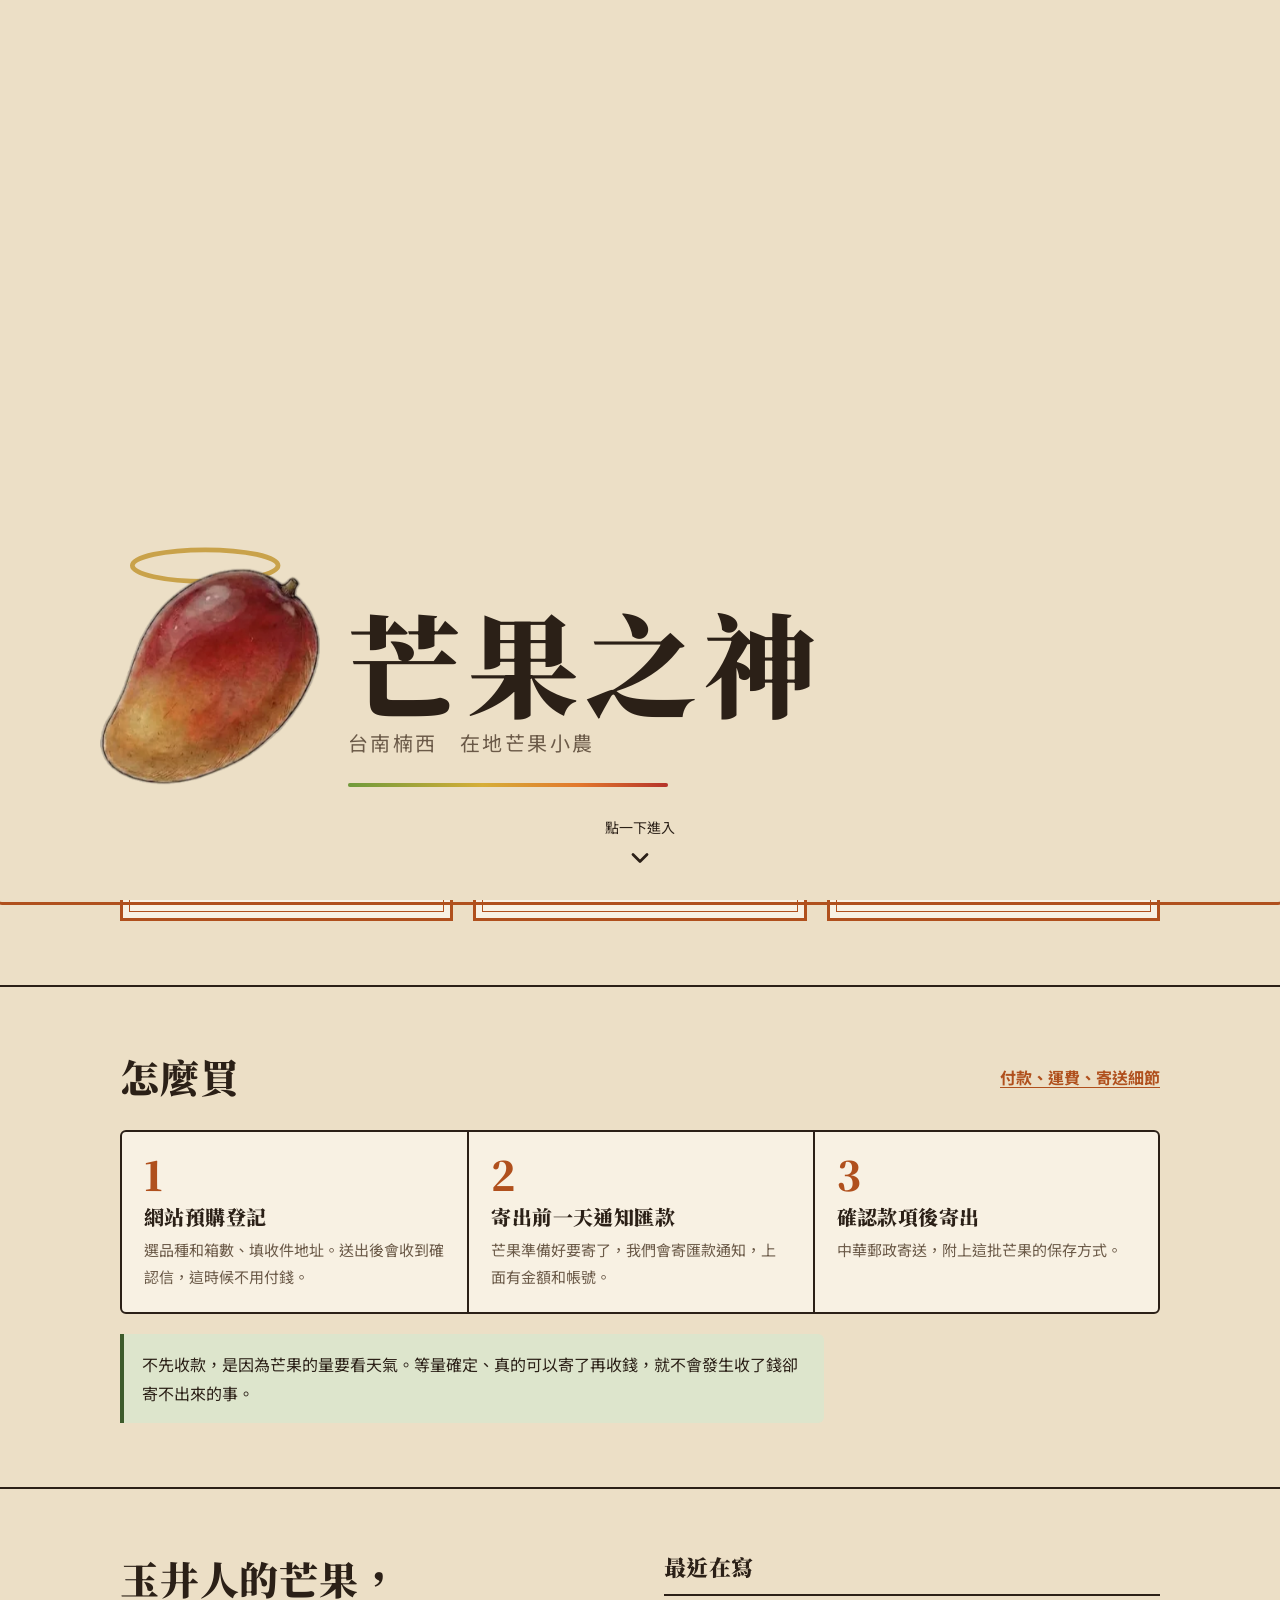
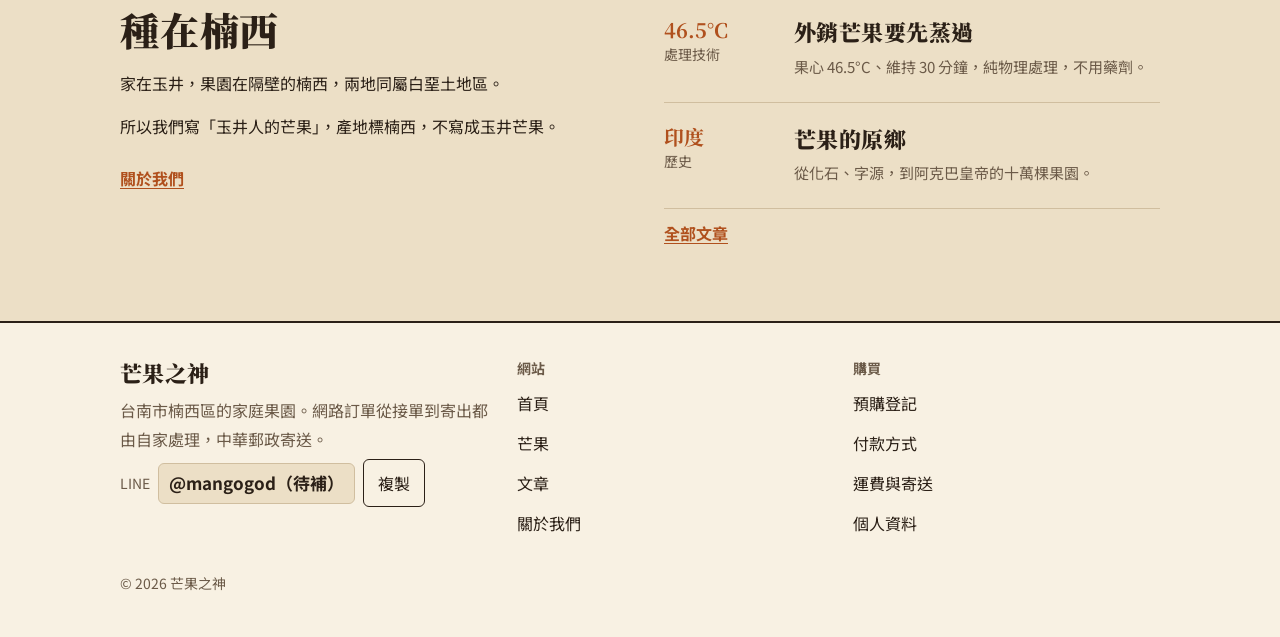
<file: index.html>
<!doctype html>
<html lang="zh-Hant">
<head>
<meta charset="utf-8">
<meta name="viewport" content="width=device-width, initial-scale=1, viewport-fit=cover">
<title>芒果之神</title>
<meta name="description" content="台南楠西家庭果園的愛文、金煌、西施芒果。網站預購登記，出貨前才付款，郵局寄送。">
<meta name="claude:viewport-fit-sides" content="cover">
<link rel="icon" href="assets/mango.webp" type="image/webp">
<link rel="preconnect" href="https://fonts.googleapis.com">
<link rel="preconnect" href="https://fonts.gstatic.com" crossorigin>
<link rel="stylesheet" href="https://fonts.googleapis.com/css2?family=Noto+Sans+TC:wght@400;500;700&family=Noto+Serif+TC:wght@700;900&display=swap">
<link rel="stylesheet" href="assets/style.css">
<script>try{if(!sessionStorage.getItem("gateSeen"))document.documentElement.classList.add("gate-on")}catch(e){document.documentElement.classList.add("gate-on")}</script>
</head>
<body>

<div class="gate" id="gate" role="button" tabindex="0" aria-label="進入芒果之神網站">
  <div class="gate-body">
    <div class="gate-fruit" aria-hidden="true">
      <svg viewBox="0 0 100 26"><ellipse class="halo" cx="50" cy="13" rx="46" ry="10"/></svg>
      <img src="assets/mango.webp" alt="">
    </div>
    <div class="gate-text">
      <b>芒果之神</b>
      <span>台南楠西　在地芒果小農</span>
      <div class="ripen" aria-hidden="true"><i id="ripen"></i></div>
    </div>
  </div>
  <span class="gate-go" aria-hidden="true">
    <span class="small">點一下進入</span>
    <svg viewBox="0 0 24 24" fill="none" stroke="currentColor" stroke-width="2.4" stroke-linecap="round" stroke-linejoin="round"><path d="M6 9l6 6 6-6"/></svg>
  </span>
</div>

<div class="demo" id="demoBar" hidden>
  <div class="wrap"><span>示範用｜網站狀態：</span>
    <button type="button" data-state="offseason">非產季</button><button type="button" data-state="preorder">預購中</button><button type="button" data-state="shipping">出貨中</button><button type="button" data-state="full">額滿</button>
  </div>
</div>
<header class="site-head">
  <div class="wrap">
    <a class="logo" href="index.html"><img src="assets/mango.webp" alt="" width="30" height="30"><b>芒果之神</b></a>
    <nav class="nav" aria-label="主選單">
      <a href="mango.html">芒果</a>
      <a href="guide.html">購物須知</a>
      <a href="about.html">關於我們</a>
      <a href="articles.html">文章</a>
    </nav>
    <a class="btn head-cta" href="order.html" data-open="yes">我要預購</a>
    <button class="menu-btn" type="button" aria-expanded="false" aria-label="開啟選單">選單</button>
  </div>
</header>

<main id="main">
  <section class="hero">
    <div class="wrap">
      <div>
        <span class="status" data-season="label"></span>
        <h1>楠西果園的<br>愛文、金煌、西施</h1>
        <p class="lede" data-season="lede"></p>
        <div class="btns" data-open="yes">
          <a class="btn big" href="order.html">我要預購</a>
          <a class="btn big line" href="guide.html">購物須知</a>
        </div>
        <form class="notify" id="notify" data-notify data-open="no" novalidate>
          <label class="sr" for="notifyEmail">Email</label>
          <input type="email" id="notifyEmail" placeholder="您的 Email" autocomplete="email">
          <input type="text" class="hp" tabindex="-1" autocomplete="off" aria-hidden="true">
          <button class="btn" type="submit">開賣時通知我</button>
          <p class="msg">只用來寄開賣通知，不會寄廣告。</p>
        </form>
      </div>
      <aside class="season" aria-labelledby="seasonTitle">
        <h2 id="seasonTitle">2027 產季</h2>
        <ol id="seasonList">
          <li><div class="when">現在到 5 月</div><div class="what">非產季，接受開賣通知登記</div></li>
          <li><div class="when">約 5 月底</div><div class="what">開放網站預購</div></li>
          <li><div class="when">6 月起</div><div class="what">陸續出貨，寄出前一天通知匯款</div></li>
          <li><div class="when">訂滿為止</div><div class="what">停止預購，登記明年通知</div></li>
        </ol>
      </aside>
    </div>
  </section>

  <section class="sec">
    <div class="wrap">
      <div class="sec-head">
        <h2>今年有三種</h2>
        <a class="textlink" href="mango.html">看規格與保存方式</a>
      </div>
      <div class="boxes">
        <a class="box" href="mango.html#aiwen"><div class="box-in">
          <div class="box-top"><span class="box-name">愛文</span><span class="box-fruit f-aiwen" aria-hidden="true"></span></div>
          <p class="box-note">收到可以直接吃。放 2～3 天，果皮泛油光時風味最好。</p>
          <span class="box-origin" style="justify-self:start">台南楠西</span>
        </div></a>
        <a class="box" href="mango.html#jinhuang"><div class="box-in">
          <div class="box-top"><span class="box-name">金煌</span><span class="box-fruit f-jinhuang" aria-hidden="true"></span></div>
          <p class="box-note">果形長、單顆大。收到先放室溫，摸起來微軟再冰。</p>
          <span class="box-origin" style="justify-self:start">台南楠西</span>
        </div></a>
        <a class="box" href="mango.html#xishi"><div class="box-in">
          <div class="box-top"><span class="box-name">西施</span><span class="box-fruit f-xishi" aria-hidden="true"></span></div>
          <p class="box-note">熟成時果皮轉黃、透出粉紅。室溫放 1～3 天。</p>
          <span class="box-origin" style="justify-self:start">台南楠西</span>
        </div></a>
      </div>
    </div>
  </section>

  <section class="sec">
    <div class="wrap">
      <div class="sec-head">
        <h2>怎麼買</h2>
        <a class="textlink" href="guide.html">付款、運費、寄送細節</a>
      </div>
      <ol class="steps3">
        <li><h3>網站預購登記</h3><p>選品種和箱數、填收件地址。送出後會收到確認信，這時候不用付錢。</p></li>
        <li><h3>寄出前一天通知匯款</h3><p>芒果準備好要寄了，我們會寄匯款通知，上面有金額和帳號。</p></li>
        <li><h3>確認款項後寄出</h3><p>中華郵政寄送，附上這批芒果的保存方式。</p></li>
      </ol>
      <p class="note">不先收款，是因為芒果的量要看天氣。等量確定、真的可以寄了再收錢，就不會發生收了錢卻寄不出來的事。</p>
    </div>
  </section>

  <section class="sec">
    <div class="wrap split">
      <div class="prose">
        <h2 style="font-size:clamp(28px,5vw,39px)">玉井人的芒果，<br>種在楠西</h2>
        <p>家在玉井，果園在隔壁的楠西，兩地同屬白堊土地區。</p>
        <p>所以我們寫「玉井人的芒果」，產地標楠西，不寫成玉井芒果。</p>
        <a class="textlink" href="about.html">關於我們</a>
      </div>
      <div>
        <h3 style="font-size:22px;margin-bottom:12px">最近在寫</h3>
        <ul class="posts">
          <li><div class="meta"><b>46.5°C</b>處理技術</div><div><h3>外銷芒果要先蒸過</h3><p>果心 46.5°C、維持 30 分鐘，純物理處理，不用藥劑。</p></div></li>
          <li><div class="meta"><b>印度</b>歷史</div><div><h3>芒果的原鄉</h3><p>從化石、字源，到阿克巴皇帝的十萬棵果園。</p></div></li>
        </ul>
        <a class="textlink" href="articles.html">全部文章</a>
      </div>
    </div>
  </section>
</main>

<footer class="site-foot">
  <div class="wrap">
    <div class="about">
      <h2>芒果之神</h2>
      <p class="muted">台南市楠西區的家庭果園。網路訂單從接單到寄出都由自家處理，中華郵政寄送。</p>
      <div class="line-id"><span class="muted small">LINE</span><code data-line-id></code><button type="button" data-copy-line>複製</button></div>
    </div>
    <div>
      <h3>網站</h3>
      <ul><li><a href="index.html">首頁</a></li><li><a href="mango.html">芒果</a></li><li><a href="articles.html">文章</a></li><li><a href="about.html">關於我們</a></li></ul>
    </div>
    <div>
      <h3>購買</h3>
      <ul><li><a href="order.html">預購登記</a></li><li><a href="guide.html#pay">付款方式</a></li><li><a href="guide.html#ship">運費與寄送</a></li><li><a href="guide.html#privacy">個人資料</a></li></ul>
    </div>
    <p class="small muted" style="grid-column:1/-1">© <span data-year></span> 芒果之神</p>
  </div>
</footer>
<div class="buybar" aria-label="預購">
  <div class="state"><b data-season="short"></b><span class="muted" data-season="bar"></span></div>
  <a class="btn" href="order.html" data-open="yes">我要預購</a>
  <a class="btn line" href="index.html#notify" data-open="no">開賣通知</a>
</div>

<script src="assets/site.js"></script>
<script>
/* 入口：同一次瀏覽只出現一次；載入條跑完後點任何地方進入 */
(function(){
  const gate = document.getElementById("gate"), bar = document.getElementById("ripen");
  if (!document.documentElement.classList.contains("gate-on")) { gate.remove(); return; }
  const t0 = performance.now(), MIN = 1200, MAX = 3000;
  let ready = false;
  const loaded = Promise.all([
    document.fonts ? document.fonts.ready : Promise.resolve(),
    new Promise(r => { const im = gate.querySelector("img"); if (im.complete) r(); else { im.onload = im.onerror = r; } })
  ]);
  let p = 0;
  const tick = setInterval(() => { p = Math.min(p + 0.08, 0.9); bar.style.setProperty("--p", p); }, 120);
  const finish = () => { if (ready) return; ready = true; clearInterval(tick); bar.style.setProperty("--p", 1); gate.classList.add("ready"); gate.focus({preventScroll:true}); };
  loaded.then(() => setTimeout(finish, Math.max(0, MIN - (performance.now() - t0))));
  setTimeout(finish, MAX);
  const enter = () => {
    if (!ready) return;
    gate.classList.add("leave");
    document.documentElement.classList.remove("gate-on");
    try { sessionStorage.setItem("gateSeen", "1"); } catch(e){}
    setTimeout(() => gate.remove(), 750);
  };
  gate.addEventListener("click", enter);
  gate.addEventListener("keydown", e => { if (e.key === "Enter" || e.key === " ") { e.preventDefault(); enter(); } });
  window.addEventListener("wheel", e => { if (e.deltaY > 0) enter(); }, { passive:true });
  let ty = null;
  gate.addEventListener("touchstart", e => { ty = e.touches[0].clientY; }, { passive:true });
  gate.addEventListener("touchend", e => { if (ty !== null && ty - e.changedTouches[0].clientY > 40) enter(); ty = null; });
})();
</script>
</body>
</html>
</file>
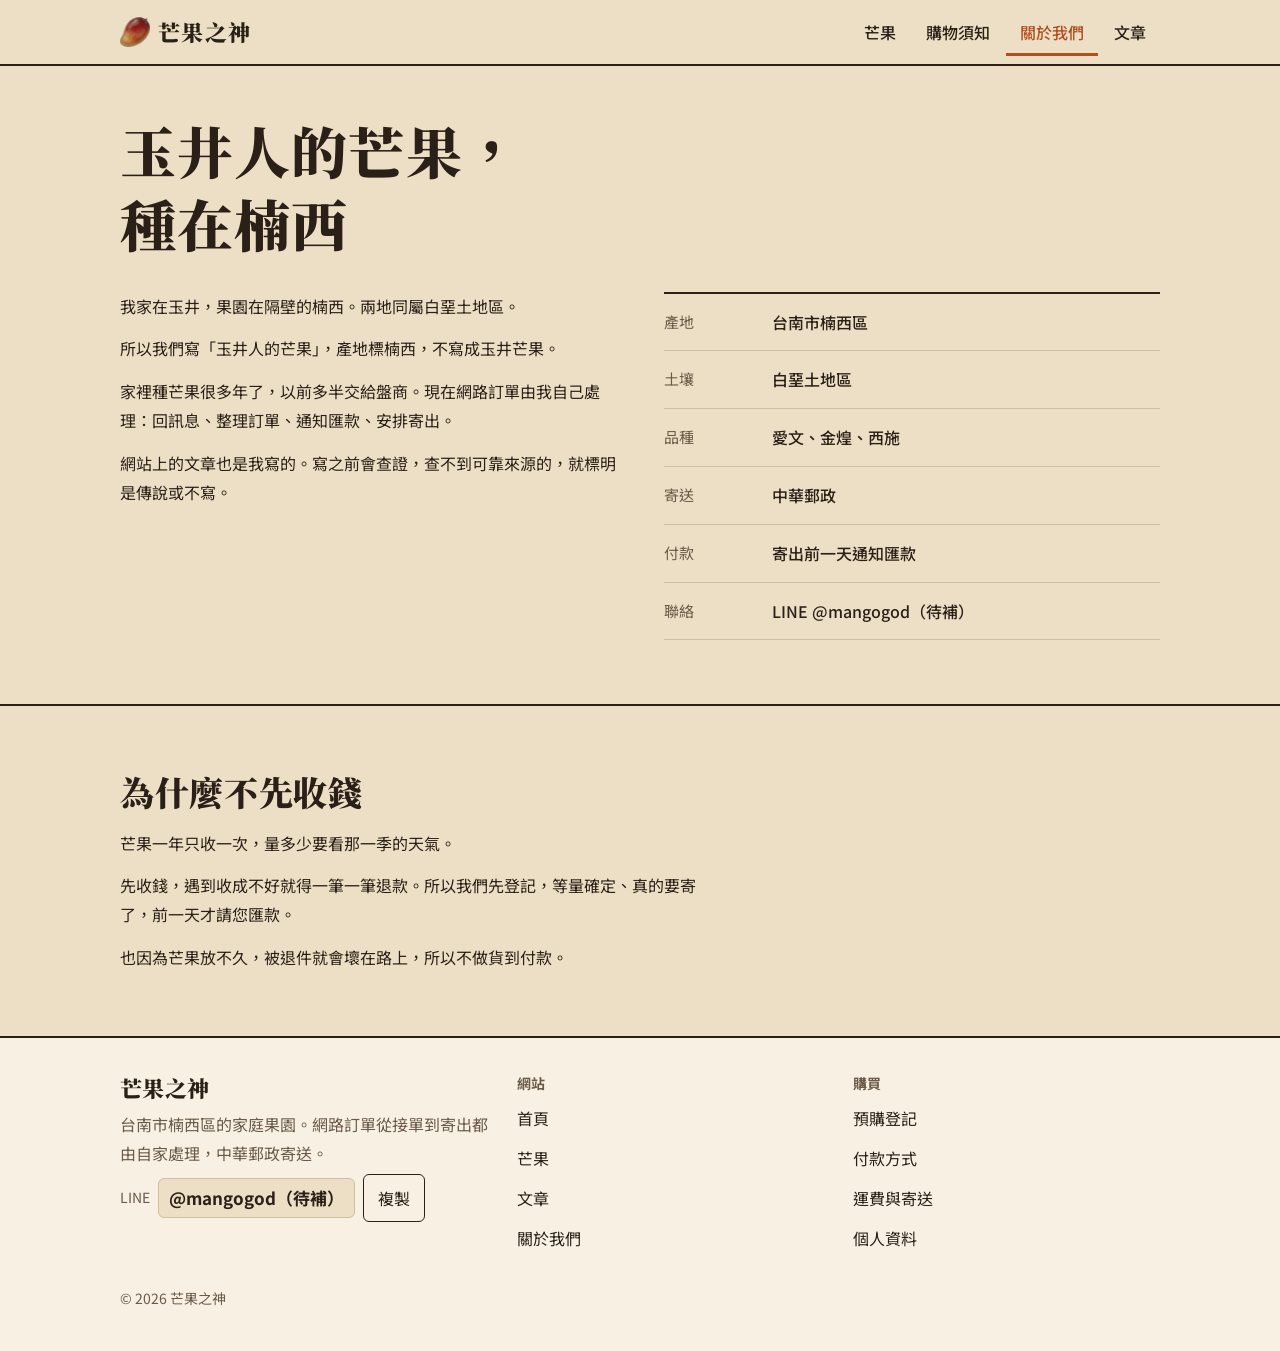
<file: about.html>
<!doctype html>
<html lang="zh-Hant">
<head>
<meta charset="utf-8">
<meta name="viewport" content="width=device-width, initial-scale=1, viewport-fit=cover">
<title>關於我們｜芒果之神</title>
<meta name="description" content="芒果之神是台南楠西的家庭果園，種愛文、金煌、西施。網路訂單由自家處理。">
<meta name="claude:viewport-fit-sides" content="cover">
<link rel="icon" href="assets/mango.webp" type="image/webp">
<link rel="preconnect" href="https://fonts.googleapis.com">
<link rel="preconnect" href="https://fonts.gstatic.com" crossorigin>
<link rel="stylesheet" href="https://fonts.googleapis.com/css2?family=Noto+Sans+TC:wght@400;500;700&family=Noto+Serif+TC:wght@700;900&display=swap">
<link rel="stylesheet" href="assets/style.css">
</head>
<body>
<div class="demo" id="demoBar" hidden>
  <div class="wrap"><span>示範用｜網站狀態：</span>
    <button type="button" data-state="offseason">非產季</button><button type="button" data-state="preorder">預購中</button><button type="button" data-state="shipping">出貨中</button><button type="button" data-state="full">額滿</button>
  </div>
</div>
<header class="site-head">
  <div class="wrap">
    <a class="logo" href="index.html"><img src="assets/mango.webp" alt="" width="30" height="30"><b>芒果之神</b></a>
    <nav class="nav" aria-label="主選單">
      <a href="mango.html">芒果</a>
      <a href="guide.html">購物須知</a>
      <a href="about.html" aria-current="page">關於我們</a>
      <a href="articles.html">文章</a>
    </nav>
    <a class="btn head-cta" href="order.html" data-open="yes">我要預購</a>
    <button class="menu-btn" type="button" aria-expanded="false" aria-label="開啟選單">選單</button>
  </div>
</header>

<main id="main">
  <div class="wrap page-head">
    <h1>玉井人的芒果，<br>種在楠西</h1>
  </div>

  <section class="sec" style="border-top:0;padding-top:0">
    <div class="wrap split">
      <div class="prose">
        <p>我家在玉井，果園在隔壁的楠西。兩地同屬白堊土地區。</p>
        <p>所以我們寫「玉井人的芒果」，產地標楠西，不寫成玉井芒果。</p>
        <p>家裡種芒果很多年了，以前多半交給盤商。現在網路訂單由我自己處理：回訊息、整理訂單、通知匯款、安排寄出。</p>
        <p>網站上的文章也是我寫的。寫之前會查證，查不到可靠來源的，就標明是傳說或不寫。</p>
      </div>
      <dl class="facts">
        <div><dt>產地</dt><dd>台南市楠西區</dd></div>
        <div><dt>土壤</dt><dd>白堊土地區</dd></div>
        <div><dt>品種</dt><dd>愛文、金煌、西施</dd></div>
        <div><dt>寄送</dt><dd>中華郵政</dd></div>
        <div><dt>付款</dt><dd>寄出前一天通知匯款</dd></div>
        <div><dt>聯絡</dt><dd>LINE <span data-line-id></span></dd></div>
      </dl>
    </div>
  </section>

  <section class="sec">
    <div class="wrap"><div class="prose">
      <h2 style="font-size:clamp(26px,4.6vw,34px)">為什麼不先收錢</h2>
      <p>芒果一年只收一次，量多少要看那一季的天氣。</p>
      <p>先收錢，遇到收成不好就得一筆一筆退款。所以我們先登記，等量確定、真的要寄了，前一天才請您匯款。</p>
      <p>也因為芒果放不久，被退件就會壞在路上，所以不做貨到付款。</p>
    </div></div>
  </section>
</main>

<footer class="site-foot">
  <div class="wrap">
    <div class="about">
      <h2>芒果之神</h2>
      <p class="muted">台南市楠西區的家庭果園。網路訂單從接單到寄出都由自家處理，中華郵政寄送。</p>
      <div class="line-id"><span class="muted small">LINE</span><code data-line-id></code><button type="button" data-copy-line>複製</button></div>
    </div>
    <div>
      <h3>網站</h3>
      <ul><li><a href="index.html">首頁</a></li><li><a href="mango.html">芒果</a></li><li><a href="articles.html">文章</a></li><li><a href="about.html">關於我們</a></li></ul>
    </div>
    <div>
      <h3>購買</h3>
      <ul><li><a href="order.html">預購登記</a></li><li><a href="guide.html#pay">付款方式</a></li><li><a href="guide.html#ship">運費與寄送</a></li><li><a href="guide.html#privacy">個人資料</a></li></ul>
    </div>
    <p class="small muted" style="grid-column:1/-1">© <span data-year></span> 芒果之神</p>
  </div>
</footer>
<div class="buybar" aria-label="預購">
  <div class="state"><b data-season="short"></b><span class="muted" data-season="bar"></span></div>
  <a class="btn" href="order.html" data-open="yes">我要預購</a>
  <a class="btn line" href="index.html#notify" data-open="no">開賣通知</a>
</div>
<script src="assets/site.js"></script>
</body>
</html>
</file>
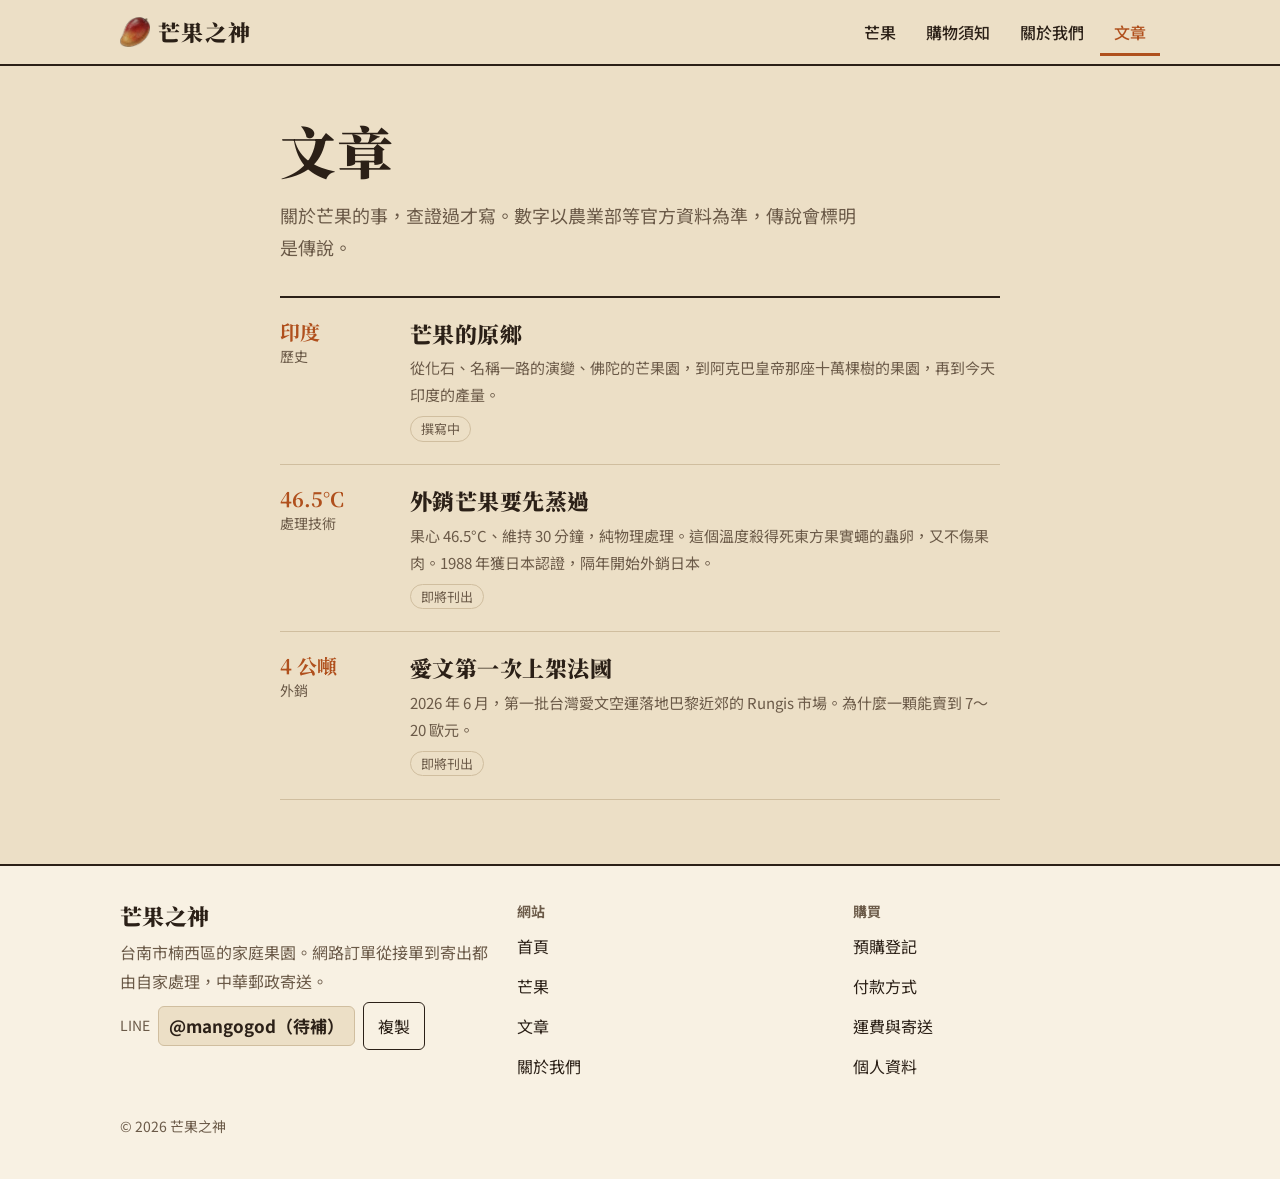
<file: articles.html>
<!doctype html>
<html lang="zh-Hant">
<head>
<meta charset="utf-8">
<meta name="viewport" content="width=device-width, initial-scale=1, viewport-fit=cover">
<title>文章｜芒果之神</title>
<meta name="description" content="關於芒果的歷史、處理技術和外銷，查證過才寫。">
<meta name="claude:viewport-fit-sides" content="cover">
<link rel="icon" href="assets/mango.webp" type="image/webp">
<link rel="preconnect" href="https://fonts.googleapis.com">
<link rel="preconnect" href="https://fonts.gstatic.com" crossorigin>
<link rel="stylesheet" href="https://fonts.googleapis.com/css2?family=Noto+Sans+TC:wght@400;500;700&family=Noto+Serif+TC:wght@700;900&display=swap">
<link rel="stylesheet" href="assets/style.css">
</head>
<body>
<div class="demo" id="demoBar" hidden>
  <div class="wrap"><span>示範用｜網站狀態：</span>
    <button type="button" data-state="offseason">非產季</button><button type="button" data-state="preorder">預購中</button><button type="button" data-state="shipping">出貨中</button><button type="button" data-state="full">額滿</button>
  </div>
</div>
<header class="site-head">
  <div class="wrap">
    <a class="logo" href="index.html"><img src="assets/mango.webp" alt="" width="30" height="30"><b>芒果之神</b></a>
    <nav class="nav" aria-label="主選單">
      <a href="mango.html">芒果</a>
      <a href="guide.html">購物須知</a>
      <a href="about.html">關於我們</a>
      <a href="articles.html" aria-current="page">文章</a>
    </nav>
    <a class="btn head-cta" href="order.html" data-open="yes">我要預購</a>
    <button class="menu-btn" type="button" aria-expanded="false" aria-label="開啟選單">選單</button>
  </div>
</header>

<main id="main">
  <div class="wrap narrow page-head">
    <h1>文章</h1>
    <p>關於芒果的事，查證過才寫。數字以農業部等官方資料為準，傳說會標明是傳說。</p>
  </div>

  <section class="sec" style="border-top:0;padding-top:0">
    <div class="wrap narrow">
      <ul class="posts">
        <li>
          <div class="meta"><b>印度</b>歷史</div>
          <div>
            <h3>芒果的原鄉</h3>
            <p>從化石、名稱一路的演變、佛陀的芒果園，到阿克巴皇帝那座十萬棵樹的果園，再到今天印度的產量。</p>
            <span class="pill">撰寫中</span>
          </div>
        </li>
        <li>
          <div class="meta"><b>46.5°C</b>處理技術</div>
          <div>
            <h3>外銷芒果要先蒸過</h3>
            <p>果心 46.5°C、維持 30 分鐘，純物理處理。這個溫度殺得死東方果實蠅的蟲卵，又不傷果肉。1988 年獲日本認證，隔年開始外銷日本。</p>
            <span class="pill">即將刊出</span>
          </div>
        </li>
        <li>
          <div class="meta"><b>4 公噸</b>外銷</div>
          <div>
            <h3>愛文第一次上架法國</h3>
            <p>2026 年 6 月，第一批台灣愛文空運落地巴黎近郊的 Rungis 市場。為什麼一顆能賣到 7～20 歐元。</p>
            <span class="pill">即將刊出</span>
          </div>
        </li>
      </ul>
    </div>
  </section>
</main>

<footer class="site-foot">
  <div class="wrap">
    <div class="about">
      <h2>芒果之神</h2>
      <p class="muted">台南市楠西區的家庭果園。網路訂單從接單到寄出都由自家處理，中華郵政寄送。</p>
      <div class="line-id"><span class="muted small">LINE</span><code data-line-id></code><button type="button" data-copy-line>複製</button></div>
    </div>
    <div>
      <h3>網站</h3>
      <ul><li><a href="index.html">首頁</a></li><li><a href="mango.html">芒果</a></li><li><a href="articles.html">文章</a></li><li><a href="about.html">關於我們</a></li></ul>
    </div>
    <div>
      <h3>購買</h3>
      <ul><li><a href="order.html">預購登記</a></li><li><a href="guide.html#pay">付款方式</a></li><li><a href="guide.html#ship">運費與寄送</a></li><li><a href="guide.html#privacy">個人資料</a></li></ul>
    </div>
    <p class="small muted" style="grid-column:1/-1">© <span data-year></span> 芒果之神</p>
  </div>
</footer>
<div class="buybar" aria-label="預購">
  <div class="state"><b data-season="short"></b><span class="muted" data-season="bar"></span></div>
  <a class="btn" href="order.html" data-open="yes">我要預購</a>
  <a class="btn line" href="index.html#notify" data-open="no">開賣通知</a>
</div>
<script src="assets/site.js"></script>
</body>
</html>
</file>
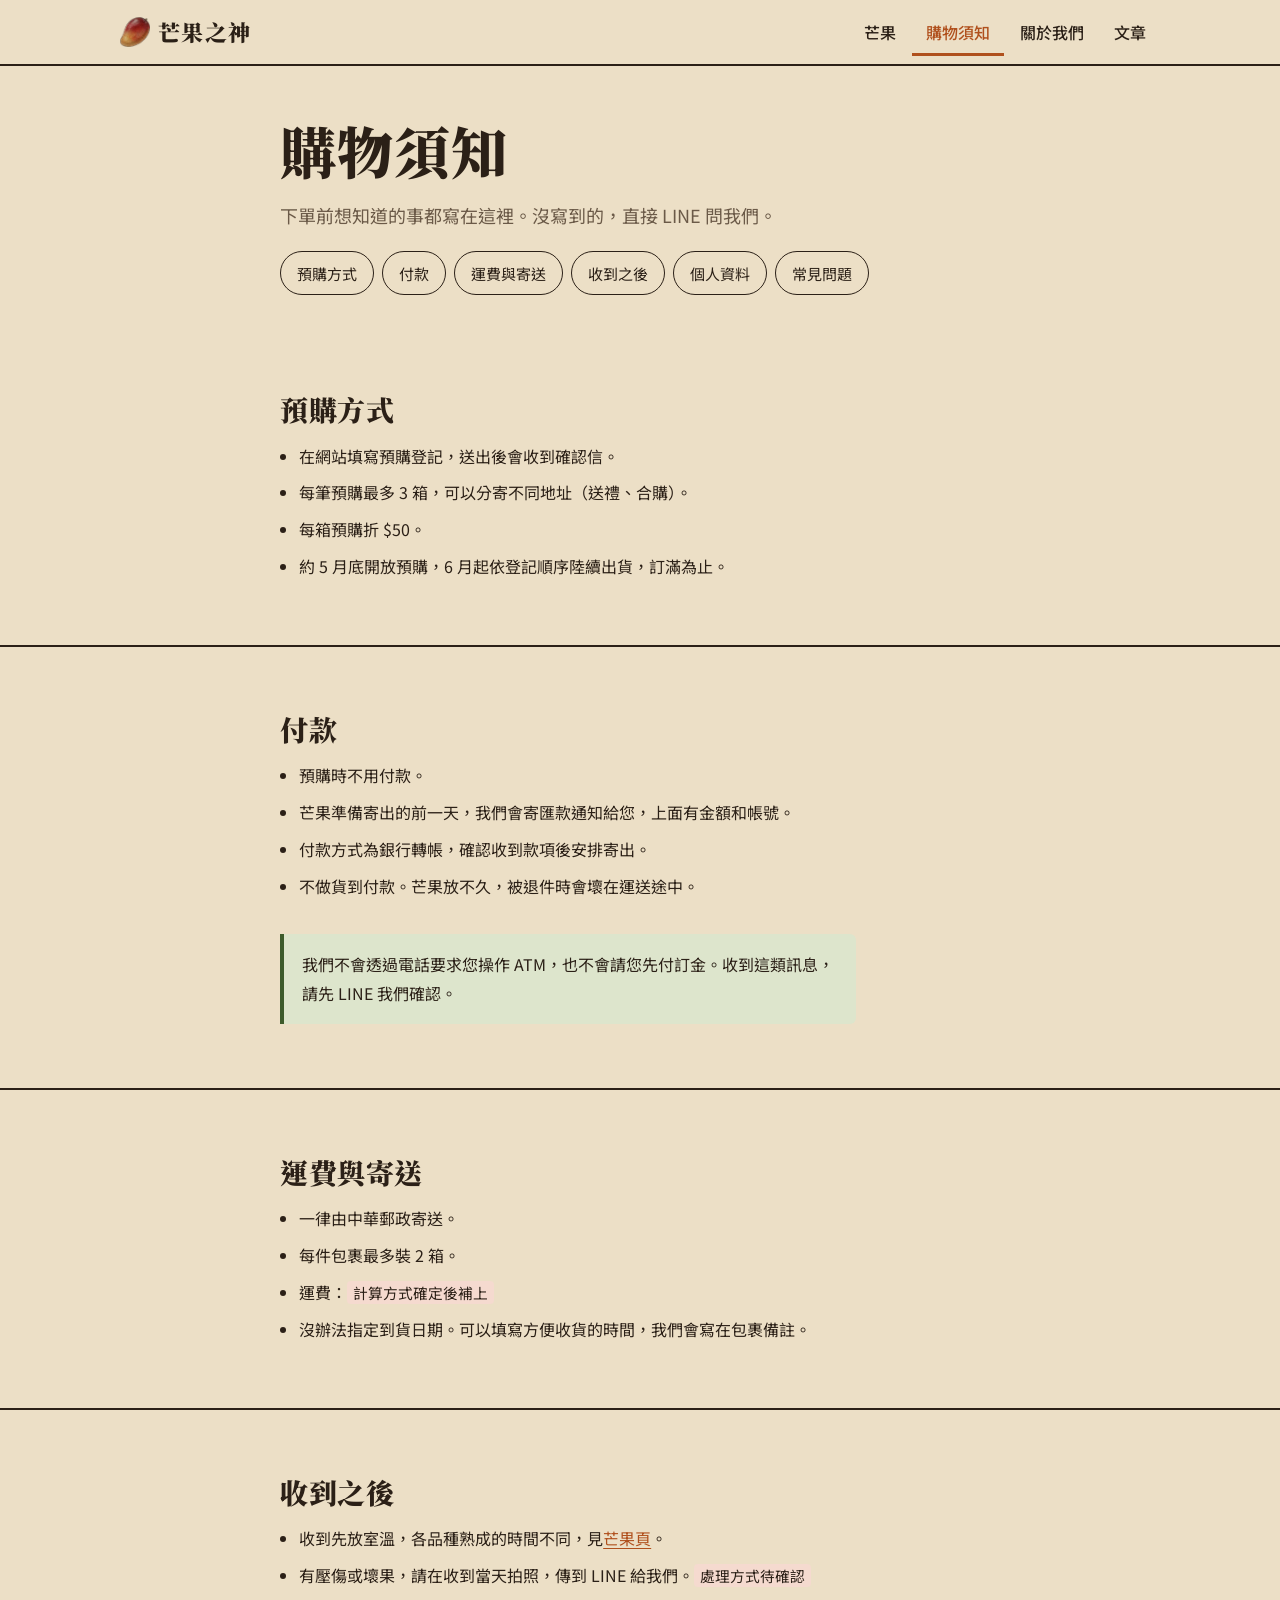
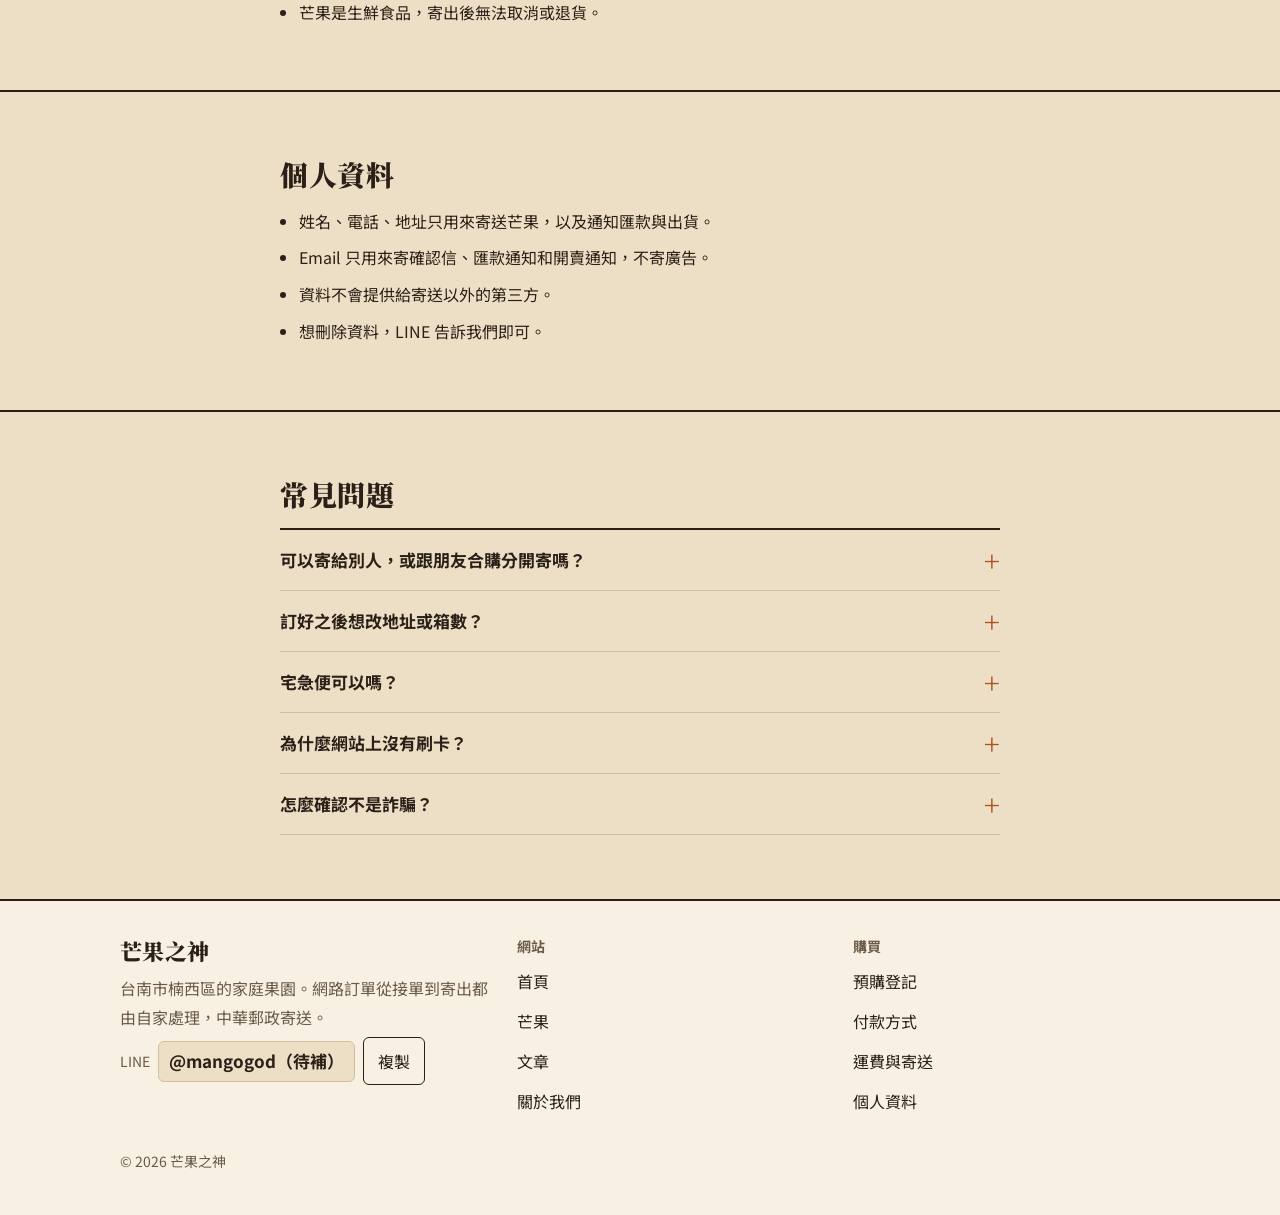
<file: guide.html>
<!doctype html>
<html lang="zh-Hant">
<head>
<meta charset="utf-8">
<meta name="viewport" content="width=device-width, initial-scale=1, viewport-fit=cover">
<title>購物須知｜芒果之神</title>
<meta name="description" content="芒果之神的預購方式、付款、運費、寄送、收到問題怎麼處理，以及個人資料怎麼使用。">
<meta name="claude:viewport-fit-sides" content="cover">
<link rel="icon" href="assets/mango.webp" type="image/webp">
<link rel="preconnect" href="https://fonts.googleapis.com">
<link rel="preconnect" href="https://fonts.gstatic.com" crossorigin>
<link rel="stylesheet" href="https://fonts.googleapis.com/css2?family=Noto+Sans+TC:wght@400;500;700&family=Noto+Serif+TC:wght@700;900&display=swap">
<link rel="stylesheet" href="assets/style.css">
</head>
<body>
<div class="demo" id="demoBar" hidden>
  <div class="wrap"><span>示範用｜網站狀態：</span>
    <button type="button" data-state="offseason">非產季</button><button type="button" data-state="preorder">預購中</button><button type="button" data-state="shipping">出貨中</button><button type="button" data-state="full">額滿</button>
  </div>
</div>
<header class="site-head">
  <div class="wrap">
    <a class="logo" href="index.html"><img src="assets/mango.webp" alt="" width="30" height="30"><b>芒果之神</b></a>
    <nav class="nav" aria-label="主選單">
      <a href="mango.html">芒果</a>
      <a href="guide.html" aria-current="page">購物須知</a>
      <a href="about.html">關於我們</a>
      <a href="articles.html">文章</a>
    </nav>
    <a class="btn head-cta" href="order.html" data-open="yes">我要預購</a>
    <button class="menu-btn" type="button" aria-expanded="false" aria-label="開啟選單">選單</button>
  </div>
</header>

<main id="main">
  <div class="wrap narrow page-head">
    <h1>購物須知</h1>
    <p>下單前想知道的事都寫在這裡。沒寫到的，直接 LINE 問我們。</p>
    <nav class="toc" aria-label="本頁目錄">
      <a href="#order">預購方式</a><a href="#pay">付款</a><a href="#ship">運費與寄送</a><a href="#arrive">收到之後</a><a href="#privacy">個人資料</a><a href="#faq">常見問題</a>
    </nav>
  </div>

  <section class="sec" id="order">
    <div class="wrap narrow prose">
      <h2 style="font-size:28px">預購方式</h2>
      <ul class="rule-list">
        <li>在網站填寫預購登記，送出後會收到確認信。</li>
        <li>每筆預購最多 3 箱，可以分寄不同地址（送禮、合購）。</li>
        <li>每箱預購折 $50。</li>
        <li>約 5 月底開放預購，6 月起依登記順序陸續出貨，訂滿為止。</li>
      </ul>
    </div>
  </section>

  <section class="sec" id="pay">
    <div class="wrap narrow prose">
      <h2 style="font-size:28px">付款</h2>
      <ul class="rule-list">
        <li>預購時不用付款。</li>
        <li>芒果準備寄出的前一天，我們會寄匯款通知給您，上面有金額和帳號。</li>
        <li>付款方式為銀行轉帳，確認收到款項後安排寄出。</li>
        <li>不做貨到付款。芒果放不久，被退件時會壞在運送途中。</li>
      </ul>
      <p class="note">我們不會透過電話要求您操作 ATM，也不會請您先付訂金。收到這類訊息，請先 LINE 我們確認。</p>
    </div>
  </section>

  <section class="sec" id="ship">
    <div class="wrap narrow prose">
      <h2 style="font-size:28px">運費與寄送</h2>
      <ul class="rule-list">
        <li>一律由中華郵政寄送。</li>
        <li>每件包裹最多裝 2 箱。</li>
        <li>運費：<span class="todo">計算方式確定後補上</span></li>
        <li>沒辦法指定到貨日期。可以填寫方便收貨的時間，我們會寫在包裹備註。</li>
      </ul>
    </div>
  </section>

  <section class="sec" id="arrive">
    <div class="wrap narrow prose">
      <h2 style="font-size:28px">收到之後</h2>
      <ul class="rule-list">
        <li>收到先放室溫，各品種熟成的時間不同，見<a href="mango.html">芒果頁</a>。</li>
        <li>有壓傷或壞果，請在收到當天拍照，傳到 LINE 給我們。<span class="todo">處理方式待確認</span></li>
        <li>芒果是生鮮食品，寄出後無法取消或退貨。</li>
      </ul>
    </div>
  </section>

  <section class="sec" id="privacy">
    <div class="wrap narrow prose">
      <h2 style="font-size:28px">個人資料</h2>
      <ul class="rule-list">
        <li>姓名、電話、地址只用來寄送芒果，以及通知匯款與出貨。</li>
        <li>Email 只用來寄確認信、匯款通知和開賣通知，不寄廣告。</li>
        <li>資料不會提供給寄送以外的第三方。</li>
        <li>想刪除資料，LINE 告訴我們即可。</li>
      </ul>
    </div>
  </section>

  <section class="sec faq" id="faq">
    <div class="wrap narrow">
      <h2 style="font-size:28px;margin-bottom:16px">常見問題</h2>
      <details><summary>可以寄給別人，或跟朋友合購分開寄嗎？</summary><div><p>可以。預購時選「不同地址（送禮用、合購）」，每個收件人分別填地址和箱數，合計最多 3 箱。</p></div></details>
      <details><summary>訂好之後想改地址或箱數？</summary><div><p>直接 LINE 我們，告訴我們訂單編號。不用重新送一筆。</p></div></details>
      <details><summary>宅急便可以嗎？</summary><div><p>網站訂單一律走郵局。</p></div></details>
      <details><summary>為什麼網站上沒有刷卡？</summary><div><p>因為我們出貨前才收款，金額要等量確定才算得準，所以用匯款通知的方式。</p></div></details>
      <details><summary>怎麼確認不是詐騙？</summary><div><p>我們只在芒果要寄出的前一天請您匯款，不收訂金、不會打電話要您操作 ATM。匯款帳號只會出現在匯款通知信和 LINE 裡。有任何疑問，先 LINE 問我們再付款。</p></div></details>
    </div>
  </section>
</main>

<footer class="site-foot">
  <div class="wrap">
    <div class="about">
      <h2>芒果之神</h2>
      <p class="muted">台南市楠西區的家庭果園。網路訂單從接單到寄出都由自家處理，中華郵政寄送。</p>
      <div class="line-id"><span class="muted small">LINE</span><code data-line-id></code><button type="button" data-copy-line>複製</button></div>
    </div>
    <div>
      <h3>網站</h3>
      <ul><li><a href="index.html">首頁</a></li><li><a href="mango.html">芒果</a></li><li><a href="articles.html">文章</a></li><li><a href="about.html">關於我們</a></li></ul>
    </div>
    <div>
      <h3>購買</h3>
      <ul><li><a href="order.html">預購登記</a></li><li><a href="guide.html#pay">付款方式</a></li><li><a href="guide.html#ship">運費與寄送</a></li><li><a href="guide.html#privacy">個人資料</a></li></ul>
    </div>
    <p class="small muted" style="grid-column:1/-1">© <span data-year></span> 芒果之神</p>
  </div>
</footer>
<div class="buybar" aria-label="預購">
  <div class="state"><b data-season="short"></b><span class="muted" data-season="bar"></span></div>
  <a class="btn" href="order.html" data-open="yes">我要預購</a>
  <a class="btn line" href="index.html#notify" data-open="no">開賣通知</a>
</div>
<script src="assets/site.js"></script>
</body>
</html>
</file>
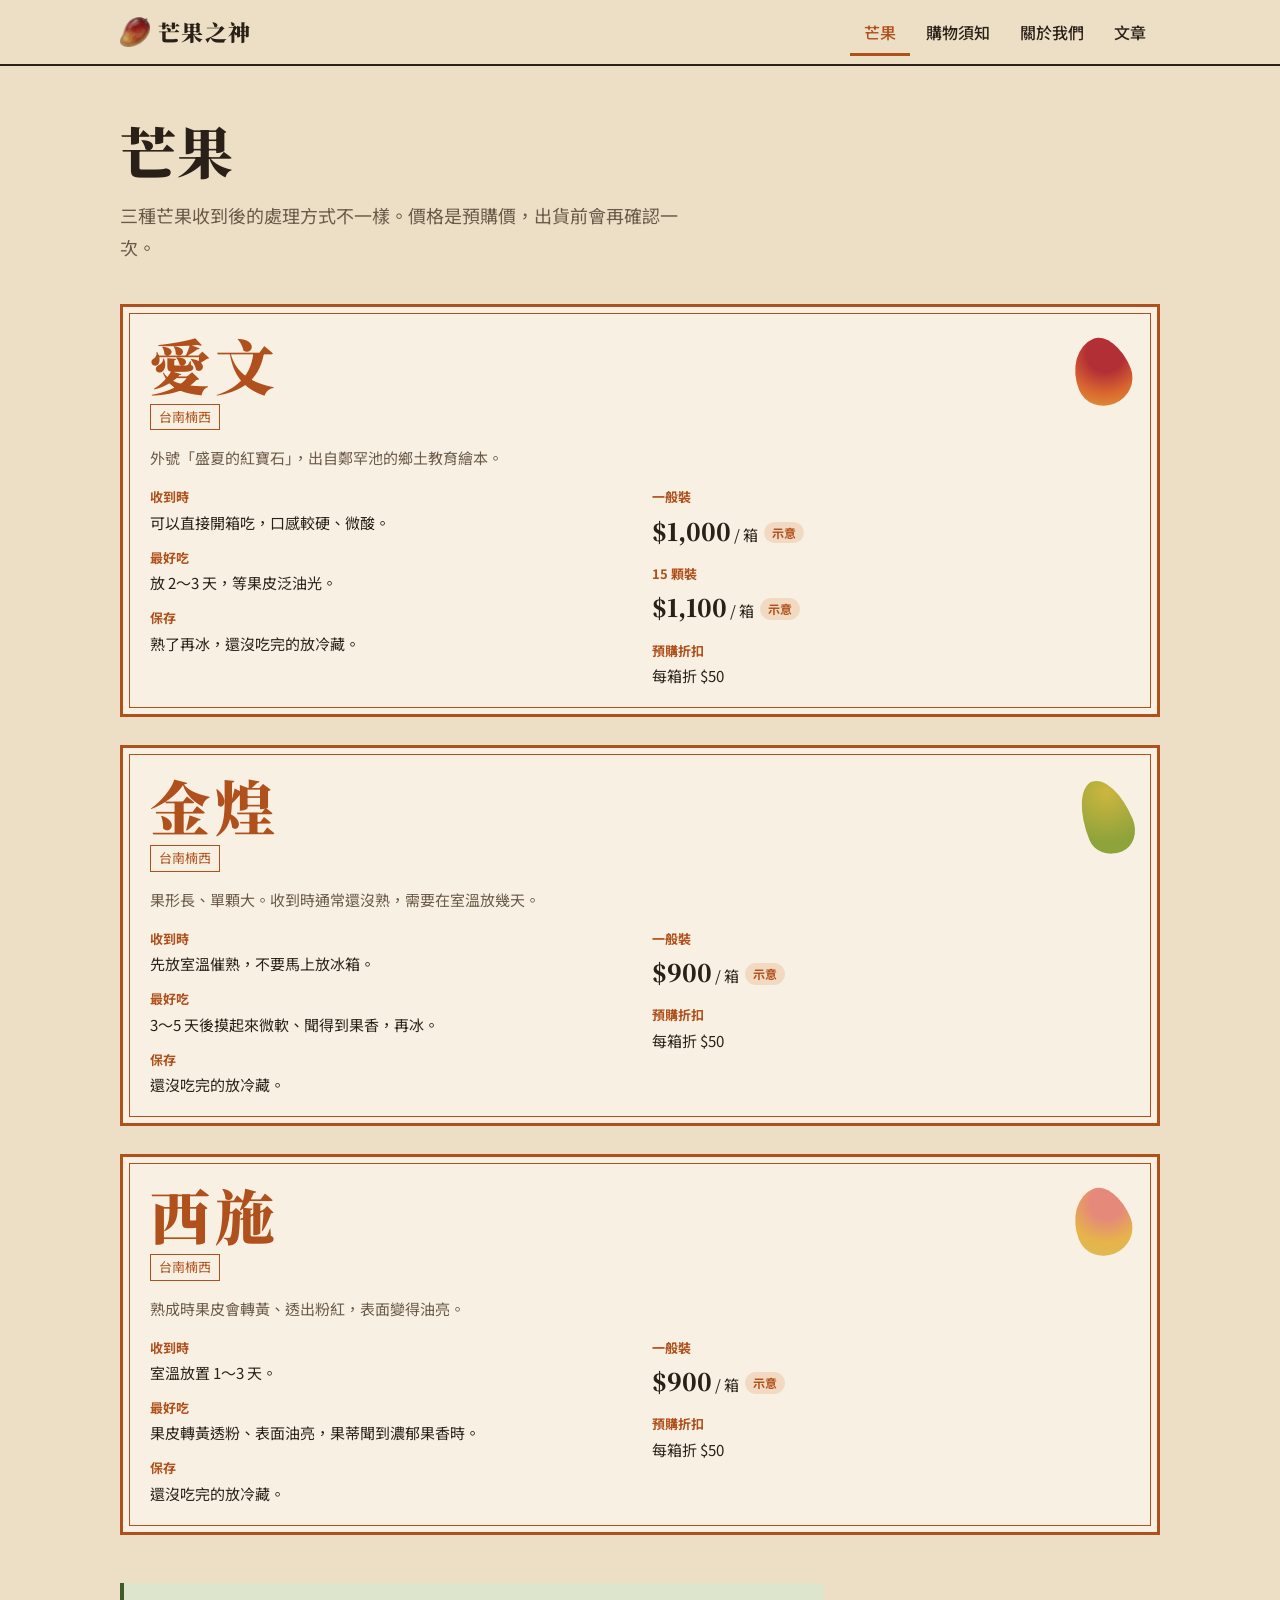
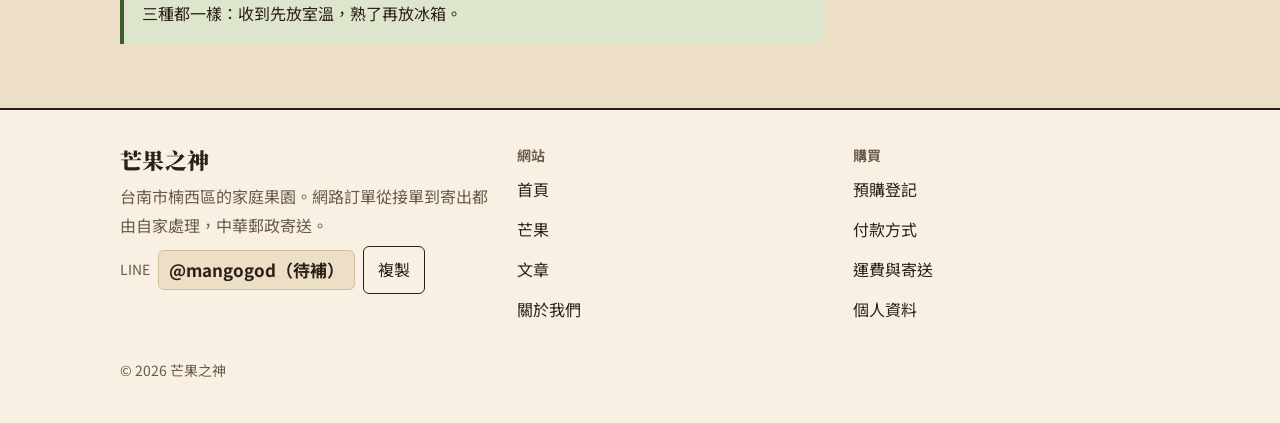
<file: mango.html>
<!doctype html>
<html lang="zh-Hant">
<head>
<meta charset="utf-8">
<meta name="viewport" content="width=device-width, initial-scale=1, viewport-fit=cover">
<title>芒果｜芒果之神</title>
<meta name="description" content="愛文、金煌、西施三種芒果的規格、價格，以及收到後怎麼放、什麼時候最好吃。">
<meta name="claude:viewport-fit-sides" content="cover">
<link rel="icon" href="assets/mango.webp" type="image/webp">
<link rel="preconnect" href="https://fonts.googleapis.com">
<link rel="preconnect" href="https://fonts.gstatic.com" crossorigin>
<link rel="stylesheet" href="https://fonts.googleapis.com/css2?family=Noto+Sans+TC:wght@400;500;700&family=Noto+Serif+TC:wght@700;900&display=swap">
<link rel="stylesheet" href="assets/style.css">
</head>
<body>
<div class="demo" id="demoBar" hidden>
  <div class="wrap"><span>示範用｜網站狀態：</span>
    <button type="button" data-state="offseason">非產季</button><button type="button" data-state="preorder">預購中</button><button type="button" data-state="shipping">出貨中</button><button type="button" data-state="full">額滿</button>
  </div>
</div>
<header class="site-head">
  <div class="wrap">
    <a class="logo" href="index.html"><img src="assets/mango.webp" alt="" width="30" height="30"><b>芒果之神</b></a>
    <nav class="nav" aria-label="主選單">
      <a href="mango.html" aria-current="page">芒果</a>
      <a href="guide.html">購物須知</a>
      <a href="about.html">關於我們</a>
      <a href="articles.html">文章</a>
    </nav>
    <a class="btn head-cta" href="order.html" data-open="yes">我要預購</a>
    <button class="menu-btn" type="button" aria-expanded="false" aria-label="開啟選單">選單</button>
  </div>
</header>

<main id="main">
  <div class="wrap page-head">
    <h1>芒果</h1>
    <p>三種芒果收到後的處理方式不一樣。價格是預購價，出貨前會再確認一次。</p>
  </div>

  <section class="sec" style="border-top:0;padding-top:8px">
    <div class="wrap" style="display:grid;gap:28px">

      <article class="box" id="aiwen"><div class="box-in">
        <div class="box-top">
          <div style="display:grid;gap:10px">
            <span class="box-name">愛文</span>
            <span class="box-origin" style="justify-self:start">台南楠西</span>
          </div>
          <span class="box-fruit f-aiwen" aria-hidden="true"></span>
        </div>
        <p class="box-note">外號「盛夏的紅寶石」，出自鄭罕池的鄉土教育繪本。</p>
        <div class="split" style="gap:24px">
          <dl>
            <div><dt>收到時</dt><dd>可以直接開箱吃，口感較硬、微酸。</dd></div>
            <div><dt>最好吃</dt><dd>放 2～3 天，等果皮泛油光。</dd></div>
            <div><dt>保存</dt><dd>熟了再冰，還沒吃完的放冷藏。</dd></div>
          </dl>
          <dl>
            <div><dt>一般裝</dt><dd><span class="price">$1,000</span> / 箱<span class="tag">示意</span></dd></div>
            <div><dt>15 顆裝</dt><dd><span class="price">$1,100</span> / 箱<span class="tag">示意</span></dd></div>
            <div><dt>預購折扣</dt><dd>每箱折 $50</dd></div>
          </dl>
        </div>
      </div></article>

      <article class="box" id="jinhuang"><div class="box-in">
        <div class="box-top">
          <div style="display:grid;gap:10px">
            <span class="box-name">金煌</span>
            <span class="box-origin" style="justify-self:start">台南楠西</span>
          </div>
          <span class="box-fruit f-jinhuang" aria-hidden="true"></span>
        </div>
        <p class="box-note">果形長、單顆大。收到時通常還沒熟，需要在室溫放幾天。</p>
        <div class="split" style="gap:24px">
          <dl>
            <div><dt>收到時</dt><dd>先放室溫催熟，不要馬上放冰箱。</dd></div>
            <div><dt>最好吃</dt><dd>3～5 天後摸起來微軟、聞得到果香，再冰。</dd></div>
            <div><dt>保存</dt><dd>還沒吃完的放冷藏。</dd></div>
          </dl>
          <dl>
            <div><dt>一般裝</dt><dd><span class="price">$900</span> / 箱<span class="tag">示意</span></dd></div>
            <div><dt>預購折扣</dt><dd>每箱折 $50</dd></div>
          </dl>
        </div>
      </div></article>

      <article class="box" id="xishi"><div class="box-in">
        <div class="box-top">
          <div style="display:grid;gap:10px">
            <span class="box-name">西施</span>
            <span class="box-origin" style="justify-self:start">台南楠西</span>
          </div>
          <span class="box-fruit f-xishi" aria-hidden="true"></span>
        </div>
        <p class="box-note">熟成時果皮會轉黃、透出粉紅，表面變得油亮。</p>
        <div class="split" style="gap:24px">
          <dl>
            <div><dt>收到時</dt><dd>室溫放置 1～3 天。</dd></div>
            <div><dt>最好吃</dt><dd>果皮轉黃透粉、表面油亮，果蒂聞到濃郁果香時。</dd></div>
            <div><dt>保存</dt><dd>還沒吃完的放冷藏。</dd></div>
          </dl>
          <dl>
            <div><dt>一般裝</dt><dd><span class="price">$900</span> / 箱<span class="tag">示意</span></dd></div>
            <div><dt>預購折扣</dt><dd>每箱折 $50</dd></div>
          </dl>
        </div>
      </div></article>

      <p class="note">三種都一樣：收到先放室溫，熟了再放冰箱。</p>
      <div class="btns" data-open="yes"><a class="btn big" href="order.html">我要預購</a></div>
    </div>
  </section>
</main>

<footer class="site-foot">
  <div class="wrap">
    <div class="about">
      <h2>芒果之神</h2>
      <p class="muted">台南市楠西區的家庭果園。網路訂單從接單到寄出都由自家處理，中華郵政寄送。</p>
      <div class="line-id"><span class="muted small">LINE</span><code data-line-id></code><button type="button" data-copy-line>複製</button></div>
    </div>
    <div>
      <h3>網站</h3>
      <ul><li><a href="index.html">首頁</a></li><li><a href="mango.html">芒果</a></li><li><a href="articles.html">文章</a></li><li><a href="about.html">關於我們</a></li></ul>
    </div>
    <div>
      <h3>購買</h3>
      <ul><li><a href="order.html">預購登記</a></li><li><a href="guide.html#pay">付款方式</a></li><li><a href="guide.html#ship">運費與寄送</a></li><li><a href="guide.html#privacy">個人資料</a></li></ul>
    </div>
    <p class="small muted" style="grid-column:1/-1">© <span data-year></span> 芒果之神</p>
  </div>
</footer>
<div class="buybar" aria-label="預購">
  <div class="state"><b data-season="short"></b><span class="muted" data-season="bar"></span></div>
  <a class="btn" href="order.html" data-open="yes">我要預購</a>
  <a class="btn line" href="index.html#notify" data-open="no">開賣通知</a>
</div>
<script src="assets/site.js"></script>
</body>
</html>
</file>
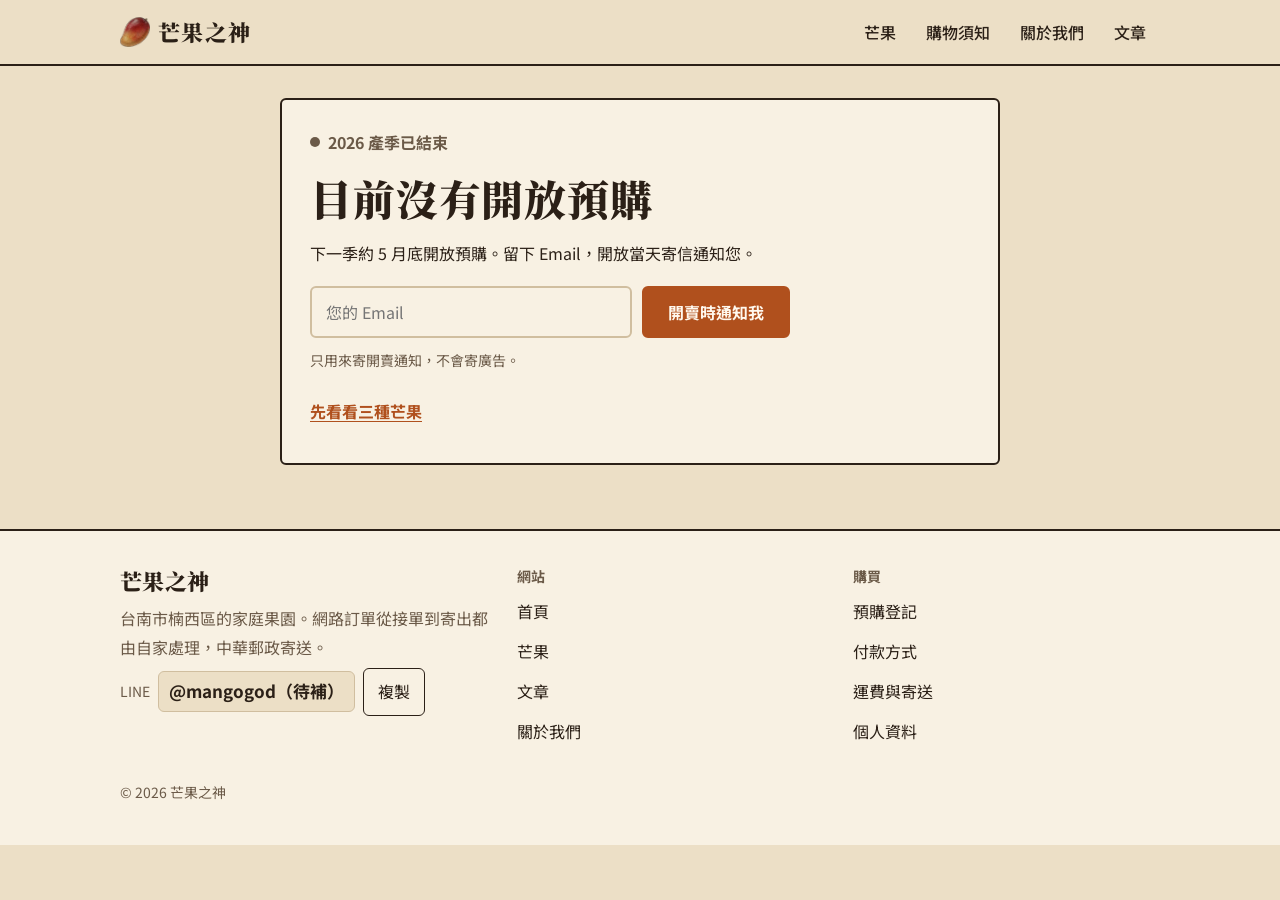
<file: order.html>
<!doctype html>
<html lang="zh-Hant">
<head>
<meta charset="utf-8">
<meta name="viewport" content="width=device-width, initial-scale=1, viewport-fit=cover">
<title>預購登記｜芒果之神</title>
<meta name="description" content="芒果之神預購登記。預購不用付款，出貨前一天通知匯款。">
<meta name="claude:viewport-fit-sides" content="cover">
<link rel="icon" href="assets/mango.webp" type="image/webp">
<link rel="preconnect" href="https://fonts.googleapis.com">
<link rel="preconnect" href="https://fonts.gstatic.com" crossorigin>
<link rel="stylesheet" href="https://fonts.googleapis.com/css2?family=Noto+Sans+TC:wght@400;500;700&family=Noto+Serif+TC:wght@700;900&display=swap">
<link rel="stylesheet" href="assets/style.css">
</head>
<body class="no-buybar">
<div class="demo" id="demoBar" hidden>
  <div class="wrap"><span>示範用｜網站狀態：</span>
    <button type="button" data-state="offseason">非產季</button><button type="button" data-state="preorder">預購中</button><button type="button" data-state="shipping">出貨中</button><button type="button" data-state="full">額滿</button>
  </div>
</div>
<header class="site-head">
  <div class="wrap">
    <a class="logo" href="index.html"><img src="assets/mango.webp" alt="" width="30" height="30"><b>芒果之神</b></a>
    <nav class="nav" aria-label="主選單">
      <a href="mango.html">芒果</a>
      <a href="guide.html">購物須知</a>
      <a href="about.html">關於我們</a>
      <a href="articles.html">文章</a>
    </nav>
    
    <button class="menu-btn" type="button" aria-expanded="false" aria-label="開啟選單">選單</button>
  </div>
</header>

<main id="main" class="order order-wrap">
  <div class="wrap narrow" id="orderRoot"></div>
</main>

<footer class="site-foot">
  <div class="wrap">
    <div class="about">
      <h2>芒果之神</h2>
      <p class="muted">台南市楠西區的家庭果園。網路訂單從接單到寄出都由自家處理，中華郵政寄送。</p>
      <div class="line-id"><span class="muted small">LINE</span><code data-line-id></code><button type="button" data-copy-line>複製</button></div>
    </div>
    <div>
      <h3>網站</h3>
      <ul><li><a href="index.html">首頁</a></li><li><a href="mango.html">芒果</a></li><li><a href="articles.html">文章</a></li><li><a href="about.html">關於我們</a></li></ul>
    </div>
    <div>
      <h3>購買</h3>
      <ul><li><a href="order.html">預購登記</a></li><li><a href="guide.html#pay">付款方式</a></li><li><a href="guide.html#ship">運費與寄送</a></li><li><a href="guide.html#privacy">個人資料</a></li></ul>
    </div>
    <p class="small muted" style="grid-column:1/-1">© <span data-year></span> 芒果之神</p>
  </div>
</footer>
<script src="assets/site.js"></script>
<script src="assets/order.js"></script>
</body>
</html>
</file>
<file: assets/style.css>
/* 芒果之神｜共用樣式
   概念：芒果紙箱的單色印刷。淺色＝牛皮紙箱，深色＝夜裡的果園。
   粗宋體當「箱側印字」，黑體負責閱讀與操作。 */

:root{
  --paper:#ECDFC6; --sheet:#F8F1E3; --ink:#2B2017; --ink-2:#6B5A48; --rule:#D0BE9F;
  --print:#B0501D; --on-print:#FFF8EE; --print-soft:#F2DAC2;
  --leaf:#3D5B2B; --leaf-soft:#DDE5CC; --warn:#A23520; --warn-soft:#F5DACF;
  --ripe:linear-gradient(90deg,#6F9A3B,#D6AE38 42%,#E2782D 72%,#B5332A);
  --serif:"Noto Serif TC","Songti TC","PMingLiU",serif;
  --sans:"Noto Sans TC","PingFang TC","Microsoft JhengHei",system-ui,sans-serif;
  --tap:48px; --wrap:1080px; --r:6px;
}
@media (prefers-color-scheme:dark){:root:not([data-theme="light"]){
  --paper:#1B1A14; --sheet:#25231B; --ink:#EEE4D2; --ink-2:#B3A690; --rule:#403C2E;
  --print:#E38B4C; --on-print:#1B120A; --print-soft:#3A2817;
  --leaf:#A4BF86; --leaf-soft:#2B3421; --warn:#F09A84; --warn-soft:#3C241C; color-scheme:dark}}
:root[data-theme="dark"]{
  --paper:#1B1A14; --sheet:#25231B; --ink:#EEE4D2; --ink-2:#B3A690; --rule:#403C2E;
  --print:#E38B4C; --on-print:#1B120A; --print-soft:#3A2817;
  --leaf:#A4BF86; --leaf-soft:#2B3421; --warn:#F09A84; --warn-soft:#3C241C; color-scheme:dark}

*,*::before,*::after{box-sizing:border-box}
html{-webkit-text-size-adjust:100%;scroll-padding-top:80px}
body{margin:0;background:var(--paper);color:var(--ink);font-family:var(--sans);font-size:16px;line-height:1.8;
  padding-bottom:calc(76px + env(safe-area-inset-bottom,0px))}
@media (min-width:861px){body{padding-bottom:0}}
body.no-buybar{padding-bottom:0}
img{max-width:100%;display:block}
a{color:var(--print);text-underline-offset:3px}
h1,h2,h3{font-family:var(--serif);font-weight:900;line-height:1.3;margin:0;text-wrap:balance;letter-spacing:.02em}
p{margin:0}
button,input,select,textarea{font:inherit;color:inherit}
:focus-visible{outline:3px solid var(--print);outline-offset:2px;border-radius:2px}
[hidden]{display:none!important}
.wrap{max-width:var(--wrap);margin:0 auto;padding-left:max(20px,env(safe-area-inset-left,0px));padding-right:max(20px,env(safe-area-inset-right,0px))}
.narrow{max-width:760px}
.prose{max-width:36em;display:grid;gap:14px}
.wrap.prose{max-width:760px}
.wrap.prose>p,.wrap.prose>ul{max-width:36em}
.muted{color:var(--ink-2)}
.small{font-size:14px}
.sr{position:absolute;width:1px;height:1px;overflow:hidden;clip:rect(0 0 0 0);white-space:nowrap}

/* ---------- 示範列（正式版關閉） ---------- */
.demo{background:var(--sheet);border-bottom:1px dashed var(--rule);font-size:13px;color:var(--ink-2)}
.demo .wrap{display:flex;flex-wrap:wrap;gap:6px 8px;align-items:center;padding-block:8px}
.demo button{min-height:32px;border:1px solid var(--rule);background:transparent;border-radius:999px;padding:0 12px;cursor:pointer;font-size:13px}
.demo button[aria-pressed="true"]{background:var(--ink);color:var(--paper);border-color:var(--ink)}

/* ---------- 頁首 ---------- */
body::before{content:"";position:fixed;inset:0 0 auto;height:env(safe-area-inset-top,0px);z-index:30;background:var(--paper)}
.site-head{position:sticky;top:env(safe-area-inset-top,0px);z-index:20;background:var(--paper);border-bottom:2px solid var(--ink)}
.site-head .wrap{display:flex;align-items:center;gap:12px;min-height:64px}
.logo{display:flex;align-items:center;gap:8px;text-decoration:none;color:var(--ink);margin-right:auto;min-height:var(--tap)}
.logo img{width:30px;height:30px;object-fit:contain}
.logo b{font-family:var(--serif);font-weight:900;font-size:22px;letter-spacing:.06em}
.nav{display:flex;gap:2px}
.nav a{display:flex;align-items:center;min-height:var(--tap);padding:0 14px;color:var(--ink);text-decoration:none;font-weight:500;border-radius:var(--r)}
.nav a:hover{background:var(--sheet)}
.nav a[aria-current="page"]{color:var(--print);box-shadow:inset 0 -3px 0 var(--print);border-radius:0}
.head-cta{display:inline-flex}
.menu-btn{display:none;min-width:var(--tap);min-height:var(--tap);border:2px solid var(--ink);background:transparent;border-radius:var(--r);cursor:pointer;font-weight:700;padding:0 14px}
@media (max-width:860px){
  .site-head .nav,.site-head .head-cta{display:none}
  .menu-btn{display:inline-flex;align-items:center;justify-content:center}
  .site-head.open .nav{display:flex;flex-direction:column;position:absolute;left:0;right:0;top:100%;background:var(--paper);border-bottom:2px solid var(--ink);
    padding:8px max(20px,env(safe-area-inset-left,0px)) 16px max(20px,env(safe-area-inset-right,0px))}
  .site-head.open .nav a{min-height:56px;font-size:18px;border-bottom:1px solid var(--rule);border-radius:0}
  .site-head.open .nav a[aria-current="page"]{box-shadow:inset 4px 0 0 var(--print);padding-left:18px}
}

/* ---------- 按鈕 ---------- */
.btn{display:inline-flex;align-items:center;justify-content:center;gap:8px;min-height:var(--tap);padding:0 24px;border:2px solid var(--print);
  background:var(--print);color:var(--on-print);font-weight:700;font-size:16px;text-decoration:none;border-radius:var(--r);cursor:pointer;white-space:nowrap}
.btn:hover{filter:brightness(1.07)}
.btn.line{background:transparent;color:var(--ink);border-color:var(--ink)}
.btn.line:hover{background:var(--sheet);filter:none}
.btn.big{min-height:56px;font-size:18px;padding:0 28px}
.btn[disabled]{opacity:.45;cursor:not-allowed;filter:none}
.btns{display:flex;flex-wrap:wrap;gap:12px}
.textlink{display:inline-flex;align-items:center;min-height:var(--tap);font-weight:700}

/* ---------- 手機底部預購列 ---------- */
.buybar{position:fixed;left:0;right:0;bottom:0;z-index:25;background:var(--paper);border-top:2px solid var(--ink);
  padding:10px max(16px,env(safe-area-inset-right,0px)) calc(10px + env(safe-area-inset-bottom,0px)) max(16px,env(safe-area-inset-left,0px));
  display:flex;align-items:center;gap:12px}
.buybar .state{flex:1;min-width:0;font-size:14px;line-height:1.4}
.buybar .state b{display:block;font-size:15px}
.buybar .btn{min-height:52px;flex:none}
@media (min-width:861px){.buybar{display:none}}

/* ---------- 區塊 ---------- */
.sec{padding-block:64px;border-top:2px solid var(--ink)}
.sec:first-of-type{border-top:0}
.sec-head{display:flex;flex-wrap:wrap;justify-content:space-between;align-items:end;gap:8px 24px;margin-bottom:28px}
.sec-head h2{font-size:clamp(28px,5vw,39px)}
.page-head{padding-block:48px 32px}
.page-head h1{font-size:clamp(34px,7vw,56px)}
.page-head p{margin-top:12px;font-size:18px;color:var(--ink-2);max-width:32em}
@media (max-width:600px){.sec{padding-block:44px}}

/* ---------- 首頁主視覺 ---------- */
.hero{padding-block:48px 56px}
.hero .wrap{display:grid;grid-template-columns:minmax(0,1.3fr) minmax(0,1fr);gap:48px;align-items:start}
.status{display:inline-flex;align-items:center;gap:8px;font-weight:700;color:var(--print)}
.status::before{content:"";width:10px;height:10px;border-radius:50%;background:currentColor}
.status.off{color:var(--ink-2)}
.hero h1{font-size:clamp(38px,7.4vw,64px);margin-top:14px;line-height:1.2}
.hero .lede{margin-top:18px;font-size:18px;color:var(--ink-2);max-width:28em}
.hero .btns{margin-top:28px}
@media (max-width:860px){.hero .wrap{grid-template-columns:1fr;gap:32px}.hero{padding-block:32px 44px}}

/* 產季時程：果皮熟成色當進度 */
.season{background:var(--sheet);border:2px solid var(--ink);border-radius:var(--r);padding:22px 22px 18px}
.season h2{font-size:20px}
.season ol{list-style:none;margin:18px 0 0;padding:0;position:relative}
.season ol::before{content:"";position:absolute;left:7px;top:8px;bottom:8px;width:4px;border-radius:4px;background:var(--rule)}
.season ol::after{content:"";position:absolute;left:7px;top:8px;width:4px;border-radius:4px;height:var(--fill,0%);
  background:linear-gradient(180deg,#6F9A3B,#D6AE38 45%,#E2782D 75%,#B5332A)}
.season li{position:relative;padding:0 0 16px 34px}
.season li:last-child{padding-bottom:0}
.season li::before{content:"";position:absolute;left:1px;top:6px;width:16px;height:16px;border-radius:50%;background:var(--sheet);border:3px solid var(--rule);z-index:1}
.season li.done::before{border-color:var(--ink-2);background:var(--ink-2)}
.season li.now::before{border-color:var(--print);background:var(--print);box-shadow:0 0 0 5px var(--print-soft)}
.season .when{font-size:14px;color:var(--ink-2)}
.season .what{font-weight:500}
.season li.now .what{color:var(--print);font-weight:700}

/* 開賣通知表單 */
.notify{display:flex;flex-wrap:wrap;gap:10px;margin-top:24px;max-width:480px}
.notify input{flex:1 1 220px;min-width:0}
.notify .msg{flex-basis:100%;font-size:14px;color:var(--ink-2)}

/* ---------- 箱側印字（品種） ---------- */
.boxes{display:grid;grid-template-columns:repeat(3,minmax(0,1fr));gap:20px}
@media (max-width:860px){.boxes{grid-template-columns:1fr}}
.box{position:relative;border:3px solid var(--print);padding:6px;color:var(--ink);text-decoration:none;display:block;background:var(--sheet)}
.box-in{border:1px solid var(--print);padding:20px 20px 18px;display:grid;gap:14px;height:100%}
.box-top{display:flex;justify-content:space-between;align-items:start;gap:12px}
.box-name{font-family:var(--serif);font-weight:900;font-size:clamp(46px,9vw,60px);line-height:1;color:var(--print);letter-spacing:.08em}
.box-origin{font-size:13px;color:var(--print);border:1px solid var(--print);padding:2px 8px;line-height:1.6;white-space:nowrap}
.box-note{font-size:15px;color:var(--ink-2)}
.box-fruit{width:56px;height:68px;flex:none;border-radius:58% 42% 50% 50%/62% 60% 40% 38%;transform:rotate(-22deg);margin-top:4px}
.f-aiwen{background:radial-gradient(circle at 68% 26%,#B22F36 0 30%,#D8642F 62%,#E3A23A)}
.f-jinhuang{width:48px;height:76px;background:radial-gradient(circle at 70% 20%,#CDB640,#8EA33A 72%);border-radius:50% 50% 46% 54%/70% 66% 34% 30%}
.f-xishi{background:radial-gradient(circle at 70% 26%,#E5897A 0 26%,#E7B34A 62%,#D6C058)}
.box dl{margin:0;display:grid;gap:10px}
.box dt{font-size:13px;font-weight:700;color:var(--print)}
.box dd{margin:0;font-size:15px}
a.box:hover .box-name{text-decoration:underline;text-decoration-thickness:3px;text-underline-offset:6px}
.price{font-family:var(--serif);font-weight:900;font-size:24px;font-variant-numeric:tabular-nums}
.tag{display:inline-block;font-size:12px;font-weight:700;padding:0 8px;border-radius:999px;background:var(--print-soft);color:var(--print);vertical-align:3px;line-height:1.8;margin-left:6px}

/* ---------- 步驟（真的有順序） ---------- */
.steps3{list-style:none;margin:0;padding:0;display:grid;grid-template-columns:repeat(3,minmax(0,1fr));gap:0;border:2px solid var(--ink);border-radius:var(--r);background:var(--sheet);counter-reset:s}
.steps3 li{padding:22px;counter-increment:s;border-left:2px solid var(--ink)}
.steps3 li:first-child{border-left:0}
.steps3 li::before{content:counter(s);display:block;font-family:var(--serif);font-weight:900;font-size:40px;line-height:1;color:var(--print);margin-bottom:10px}
.steps3 h3{font-size:20px;margin-bottom:6px}
.steps3 p{font-size:15px;color:var(--ink-2)}
@media (max-width:760px){.steps3{grid-template-columns:1fr}.steps3 li{border-left:0;border-top:2px solid var(--ink)}.steps3 li:first-child{border-top:0}}
.note{margin-top:20px;padding:16px 18px;border-left:4px solid var(--leaf);background:var(--leaf-soft);border-radius:0 var(--r) var(--r) 0;max-width:44em}

/* ---------- 雙欄說明 ---------- */
.split{display:grid;grid-template-columns:minmax(0,1fr) minmax(0,1fr);gap:48px;align-items:start}
@media (max-width:760px){.split{grid-template-columns:1fr;gap:28px}}
.facts{margin:0;display:grid;border-top:2px solid var(--ink)}
.facts div{display:grid;grid-template-columns:96px minmax(0,1fr);gap:12px;padding:14px 0;border-bottom:1px solid var(--rule)}
.facts dt{color:var(--ink-2);font-size:15px}
.facts dd{margin:0;font-weight:500}

/* ---------- 文章列表 ---------- */
.posts{list-style:none;margin:0;padding:0;border-top:2px solid var(--ink)}
.posts li{display:grid;grid-template-columns:110px minmax(0,1fr);gap:20px;padding:22px 0;border-bottom:1px solid var(--rule)}
.posts .meta{font-size:14px;color:var(--ink-2)}
.posts .meta b{display:block;color:var(--print);font-family:var(--serif);font-size:20px;line-height:1.2}
.posts h3{font-size:22px;margin-bottom:6px}
.posts p{color:var(--ink-2);font-size:15px;max-width:40em}
.pill{display:inline-block;font-size:13px;padding:0 10px;border:1px solid var(--rule);border-radius:999px;margin-top:8px;color:var(--ink-2)}
@media (max-width:560px){.posts li{grid-template-columns:1fr;gap:6px}}

/* ---------- 問答 ---------- */
.faq details{border-bottom:1px solid var(--rule)}
.faq details:first-of-type{border-top:2px solid var(--ink)}
.faq summary{cursor:pointer;list-style:none;display:flex;justify-content:space-between;align-items:center;gap:16px;min-height:60px;padding:10px 0;font-weight:700;font-size:17px}
.faq summary::-webkit-details-marker{display:none}
.faq summary::after{content:"+";font-family:var(--serif);font-size:26px;color:var(--print);line-height:1;flex:none}
.faq details[open] summary::after{content:"−"}
.faq details>div{padding:0 0 18px;color:var(--ink-2);max-width:40em;display:grid;gap:8px}

/* 購物須知目錄 */
.toc{display:flex;flex-wrap:wrap;gap:8px;margin-top:20px}
.toc a{display:inline-flex;align-items:center;min-height:44px;padding:0 16px;border:1px solid var(--ink);border-radius:999px;color:var(--ink);text-decoration:none;font-size:15px}
.toc a:hover{background:var(--sheet)}
.rule-list{margin:0;padding-left:1.2em;display:grid;gap:8px}
.todo{background:var(--warn-soft);color:var(--ink);padding:1px 6px;border-radius:4px;font-size:.92em}

/* ---------- 頁尾 ---------- */
.site-foot{border-top:2px solid var(--ink);padding-block:36px 40px;background:var(--sheet)}
.site-foot .wrap{display:grid;grid-template-columns:minmax(0,1.2fr) repeat(2,minmax(0,1fr));gap:28px}
.site-foot h2{font-size:22px;margin-bottom:8px}
.site-foot h3{font-family:var(--sans);font-size:14px;font-weight:700;color:var(--ink-2);margin-bottom:6px}
.site-foot ul{list-style:none;margin:0;padding:0}
.site-foot li a{display:flex;align-items:center;min-height:40px;color:var(--ink);text-decoration:none}
.site-foot li a:hover{color:var(--print)}
.line-id{display:flex;flex-wrap:wrap;align-items:center;gap:8px;margin-top:6px}
.line-id code{font-family:var(--sans);font-weight:700;font-size:17px;background:var(--paper);border:1px solid var(--rule);padding:4px 10px;border-radius:var(--r)}
.line-id button{min-height:var(--tap);padding:0 14px;border:1px solid var(--ink);background:transparent;border-radius:var(--r);cursor:pointer}
@media (max-width:760px){.site-foot .wrap{grid-template-columns:1fr 1fr}.site-foot .about{grid-column:1/-1}}

/* ---------- 入口畫面（首頁，第一次進站） ---------- */
html.gate-on body{overflow:hidden}
.gate{position:fixed;inset:0;z-index:40;background:var(--paper);cursor:pointer;display:grid;
  grid-template-rows:1fr auto;padding:calc(env(safe-area-inset-top,0px) + 28px) max(24px,env(safe-area-inset-right,0px)) calc(env(safe-area-inset-bottom,0px) + 28px) max(24px,env(safe-area-inset-left,0px));
  transition:transform .7s cubic-bezier(.7,0,.2,1)}
.gate.leave{transform:translateY(-100%)}
.gate-body{align-self:end;display:grid;grid-template-columns:auto minmax(0,1fr);align-items:end;gap:20px 28px;max-width:var(--wrap);width:100%;margin:0 auto}
.gate-fruit{position:relative;width:clamp(120px,24vw,220px);aspect-ratio:1;max-width:100%}
.gate-fruit img{width:100%;height:100%;object-fit:contain;animation:rise 1s cubic-bezier(.2,.7,.2,1) both}
.gate-fruit svg{position:absolute;left:12%;top:-10%;width:72%;overflow:visible;animation:halo 1s .35s ease both,float 3.4s 1.4s ease-in-out infinite}
.halo{fill:none;stroke:#C9A24A;stroke-width:3}
.gate-text{display:grid;gap:8px;min-width:0;animation:rise 1s .15s cubic-bezier(.2,.7,.2,1) both}
.gate-text b{font-family:var(--serif);font-weight:900;font-size:clamp(52px,12vw,112px);line-height:1;letter-spacing:.06em}
.gate-text span{font-size:clamp(16px,3.6vw,20px);color:var(--ink-2);letter-spacing:.12em}
.ripen{margin-top:14px;height:4px;width:min(320px,70%);background:var(--rule);border-radius:4px;overflow:hidden}
.ripen i{display:block;height:100%;transform-origin:left;transform:scaleX(var(--p,0));background:var(--ripe);transition:transform .4s ease}
.gate-go{justify-self:center;display:flex;flex-direction:column;align-items:center;gap:4px;margin-top:28px;min-height:var(--tap);background:none;border:0;cursor:pointer;color:var(--ink);opacity:0;transition:opacity .4s}
.gate.ready .gate-go{opacity:1}
.gate-go svg{width:28px;height:28px;animation:nudge 1.6s ease-in-out infinite}
@media (max-width:560px){.gate-body{grid-template-columns:1fr}.gate-fruit{width:140px}}
@keyframes rise{from{opacity:0;transform:translateY(16px)}to{opacity:1;transform:none}}
@keyframes halo{from{opacity:0;transform:translateY(8px) scale(.85)}to{opacity:1;transform:none}}
@keyframes float{50%{transform:translateY(-5px)}}
@keyframes nudge{50%{transform:translateY(6px)}}

/* ---------- 表單 ---------- */
.field{display:grid;gap:6px;min-width:0}
.field label,.legend{font-weight:700;font-size:15px}
.hint{font-weight:400;font-size:13px;color:var(--ink-2)}
.req{color:var(--print)}
input[type=text],input[type=tel],input[type=email],select{width:100%;min-height:52px;padding:0 14px;border:2px solid var(--rule);border-radius:var(--r);background:var(--sheet);font-size:16px}
select{padding-right:36px}
input:focus,select:focus{outline:none;border-color:var(--print);box-shadow:0 0 0 3px var(--print-soft)}
.invalid{border-color:var(--warn)!important}
.err{font-size:14px;color:var(--warn);font-weight:500}
.row2{display:grid;grid-template-columns:1fr 1fr;gap:16px}
.row-addr{display:grid;grid-template-columns:160px minmax(0,1fr);gap:16px}
@media (max-width:600px){.row2,.row-addr{grid-template-columns:1fr}}
.hp{position:absolute;left:-9999px;width:1px;height:1px}

/* ---------- 預購流程 ---------- */
.order-wrap{padding-block:32px 64px}
.stepbar{list-style:none;margin:0 0 28px;padding:0;display:grid;grid-template-columns:repeat(3,1fr);gap:6px}
.stepbar li{display:grid;gap:6px;font-size:14px;color:var(--ink-2)}
.stepbar li::before{content:"";height:6px;border-radius:6px;background:var(--rule)}
.stepbar li.done::before{background:var(--ink-2)}
.stepbar li.on{color:var(--ink);font-weight:700}
.stepbar li.on::before{background:var(--print)}
.order h1{font-size:clamp(30px,6vw,42px)}
.panel{display:grid;gap:20px;margin-top:24px}
.modes{display:grid;grid-template-columns:1fr 1fr;gap:12px}
@media (max-width:600px){.modes{grid-template-columns:1fr}}
.mode{position:relative;display:grid;gap:2px;min-height:72px;padding:14px 16px 14px 52px;border:2px solid var(--rule);border-radius:var(--r);background:var(--sheet);cursor:pointer}
.mode input{position:absolute;left:16px;top:18px;width:22px;height:22px;accent-color:var(--print);margin:0}
.mode b{font-size:16px}
.mode small{color:var(--ink-2);font-size:14px}
.mode:has(input:checked){border-color:var(--print);background:var(--print-soft)}
.rcpt{border:2px solid var(--ink);border-radius:var(--r);background:var(--sheet);padding:18px;display:grid;gap:16px}
.rcpt-head{display:flex;justify-content:space-between;align-items:center;gap:12px}
.rcpt-head h2{font-size:21px}
.del{min-height:var(--tap);padding:0 12px;border:0;background:none;color:var(--warn);font-weight:700;cursor:pointer}
.items{border:2px solid var(--rule);border-radius:var(--r);overflow:hidden;background:var(--paper)}
.item{display:flex;align-items:center;justify-content:space-between;gap:12px;padding:10px 12px;border-top:1px solid var(--rule)}
.item:first-child{border-top:0}
.item .nm{font-weight:700}
.item .pr{font-size:14px;color:var(--ink-2);font-variant-numeric:tabular-nums}
.stepper{display:inline-flex;align-items:center;border:2px solid var(--ink);border-radius:var(--r);overflow:hidden;flex:none;background:var(--sheet)}
.stepper button{width:var(--tap);height:var(--tap);border:0;background:transparent;font-size:22px;font-weight:700;cursor:pointer;touch-action:manipulation}
.stepper button:disabled{opacity:.3;cursor:not-allowed}
.stepper output{min-width:40px;text-align:center;font-family:var(--serif);font-weight:900;font-size:20px;font-variant-numeric:tabular-nums}
.count{display:flex;flex-wrap:wrap;justify-content:space-between;gap:8px;padding:12px 14px;border-radius:var(--r);background:var(--sheet);border:2px dashed var(--rule);font-size:15px}
.count.full{border-color:var(--print);background:var(--print-soft)}
.count b{font-variant-numeric:tabular-nums}
.sum{border:2px solid var(--ink);border-radius:var(--r);background:var(--sheet);padding:16px 18px;display:grid;gap:8px;font-variant-numeric:tabular-nums}
.sum .ln{display:flex;justify-content:space-between;gap:12px}
.sum .total{border-top:2px solid var(--ink);padding-top:10px;margin-top:4px;font-weight:700;font-size:19px}
.sum .total span:last-child{font-family:var(--serif);font-weight:900;font-size:24px}
.navrow{display:flex;justify-content:space-between;gap:12px;margin-top:28px}
.navrow .btn{flex:1 1 0;max-width:240px}
.navrow .btn:only-child{margin-left:auto}
@media (max-width:600px){.navrow .btn{max-width:none}}
.check{display:flex;gap:12px;align-items:flex-start;padding:14px;border:2px solid var(--rule);border-radius:var(--r);background:var(--sheet);cursor:pointer}
.check input{width:24px;height:24px;flex:none;margin-top:2px;accent-color:var(--print)}
.alert{padding:16px;border-radius:var(--r);background:var(--warn-soft);border:2px solid var(--warn);display:grid;gap:10px}
.alert b{color:var(--warn)}

/* 托運單 */
.ticket{border:2px solid var(--ink);background:var(--sheet);border-radius:2px;font-size:15px}
.ticket-head{display:flex;justify-content:space-between;align-items:center;gap:8px;padding:8px 12px;border-bottom:2px solid var(--ink);background:var(--print-soft)}
.ticket-head b{font-family:var(--serif);font-size:18px;letter-spacing:.1em}
.ticket-head button{min-height:40px;padding:0 12px;border:1px solid var(--ink);background:var(--sheet);border-radius:var(--r);cursor:pointer;font-size:14px}
.ticket-grid{display:grid;grid-template-columns:88px minmax(0,1fr)}
.ticket-grid dt,.ticket-grid dd{margin:0;padding:10px 12px;border-bottom:1px solid var(--ink)}
.ticket-grid dt{border-right:1px solid var(--ink);font-size:13px;color:var(--ink-2);font-weight:700}
.ticket-grid dd{font-weight:500;overflow-wrap:anywhere}
.ticket-grid dt:nth-last-of-type(1),.ticket-grid dd:last-of-type{border-bottom:0}
.ticket-grid .big{font-family:var(--serif);font-weight:900;font-size:20px}
.orderno{font-family:var(--serif);font-weight:900;font-size:34px;color:var(--print);font-variant-numeric:tabular-nums;letter-spacing:.04em}
.closed{border:2px solid var(--ink);border-radius:var(--r);background:var(--sheet);padding:28px;display:grid;gap:14px}

@media (prefers-reduced-motion:reduce){*,*::before,*::after{animation:none!important;transition:none!important}html{scroll-behavior:auto}}
</file>
